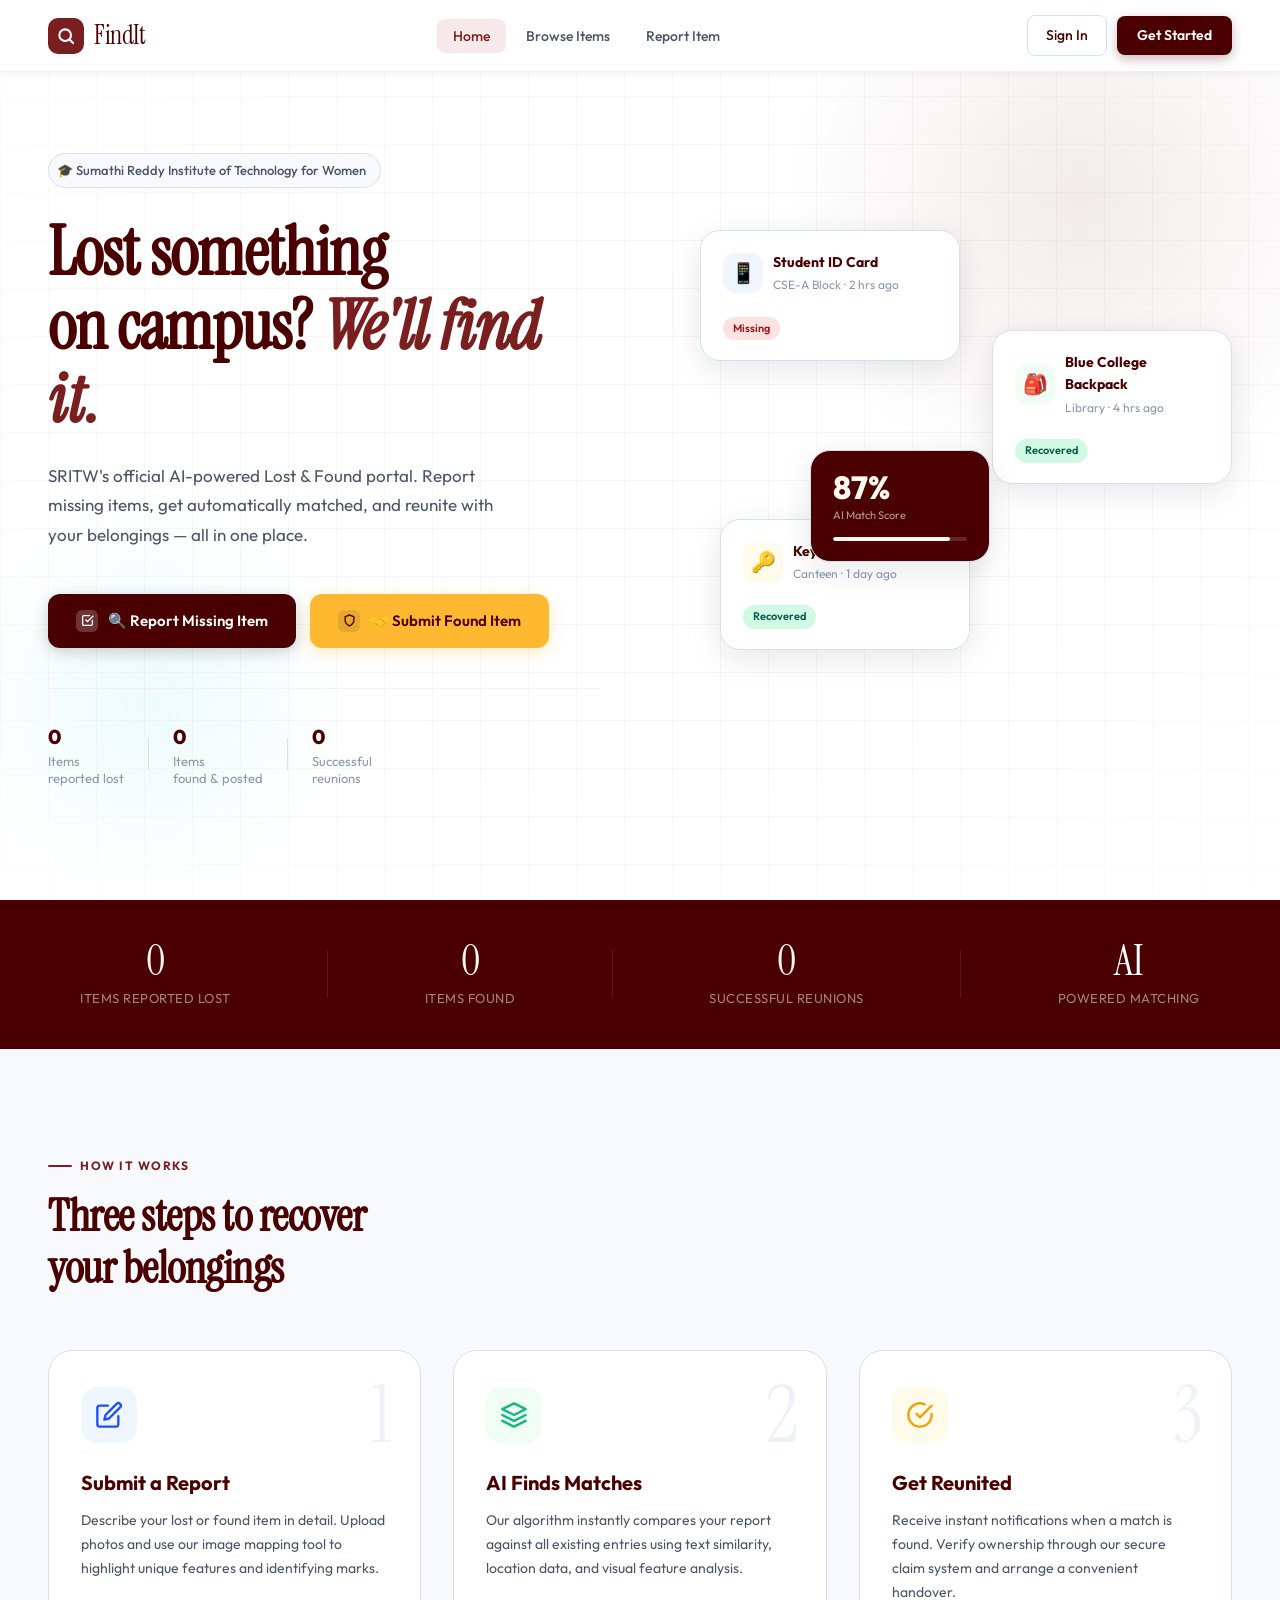
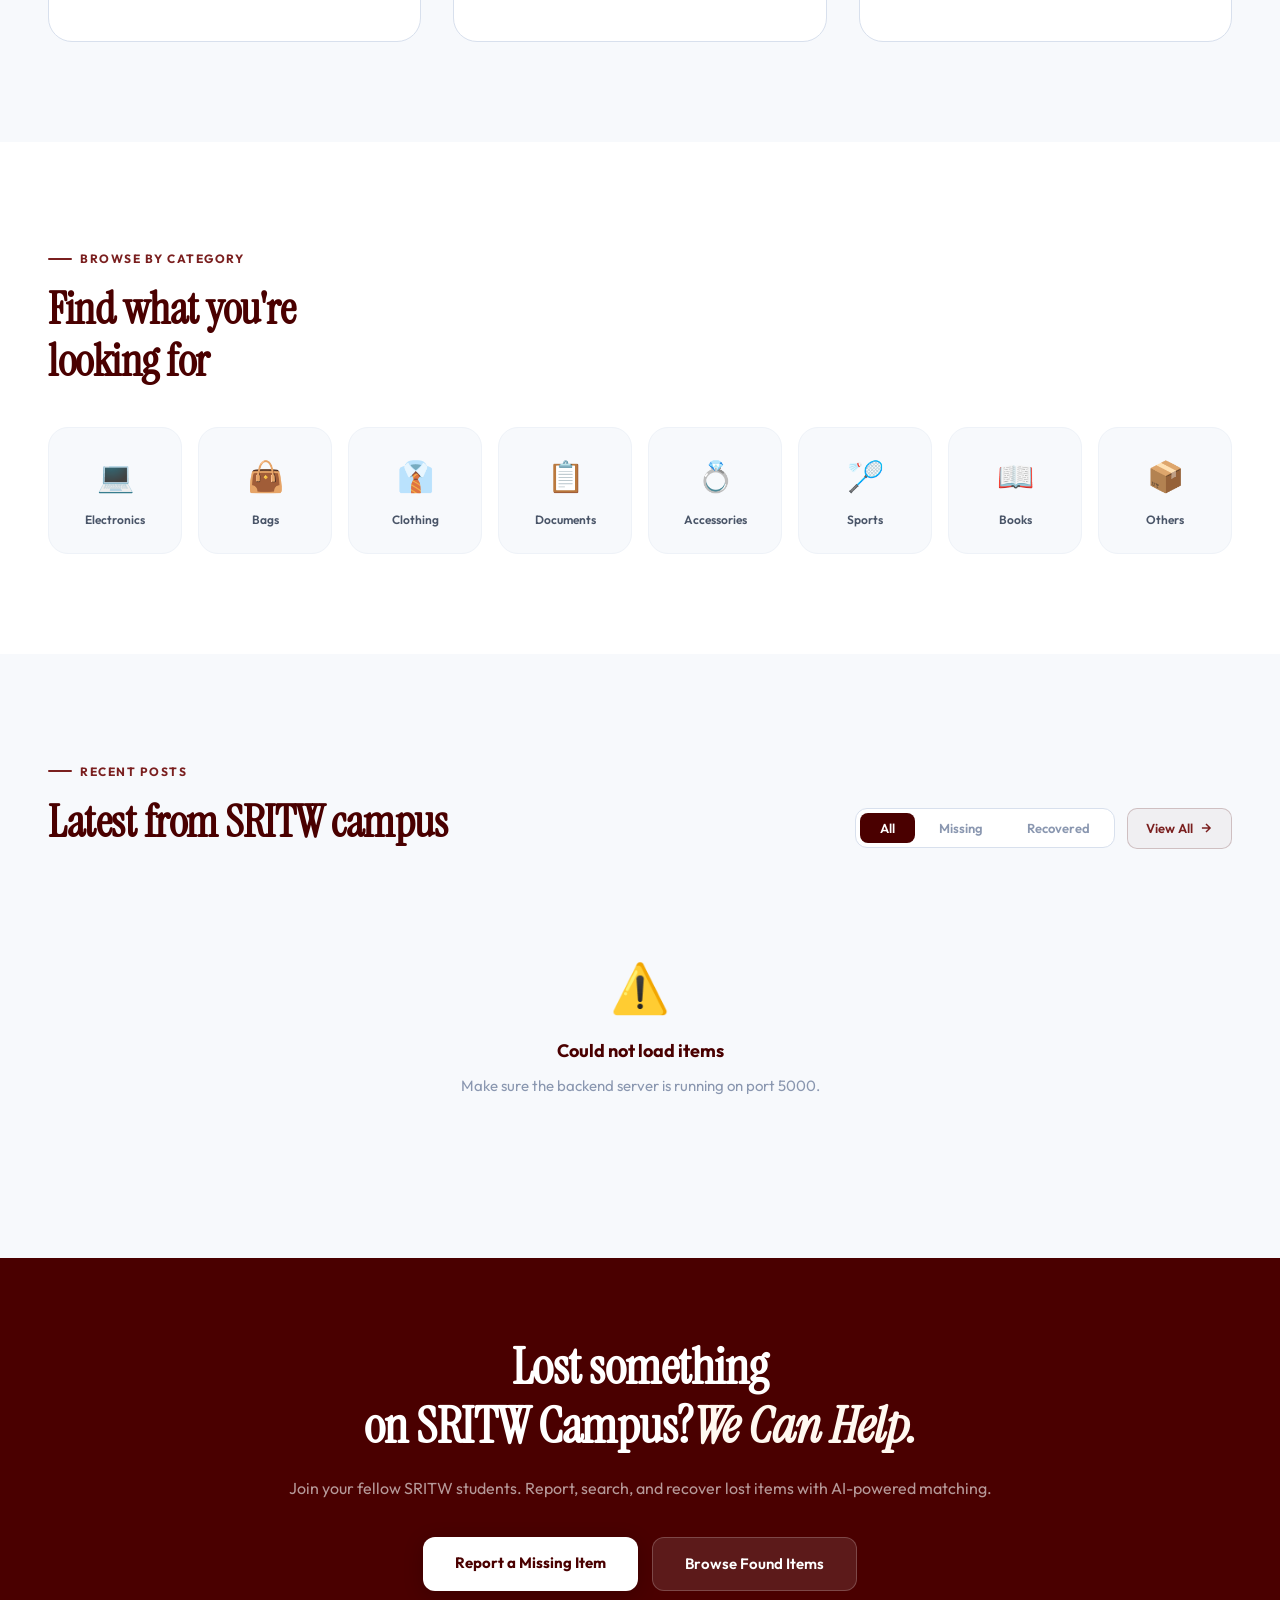
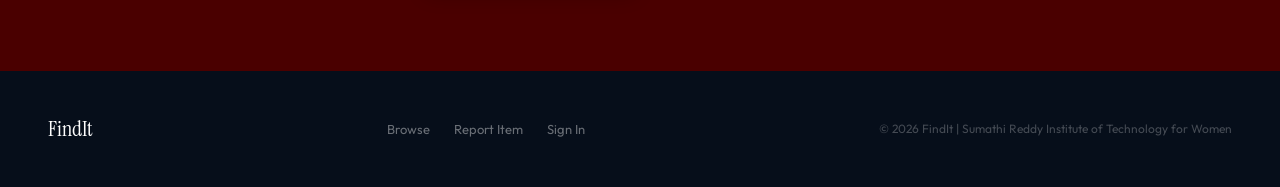
<file: frontend/index.html>
<!DOCTYPE html>
<html lang="en">
<head>
  <meta charset="UTF-8">
  <meta name="viewport" content="width=device-width, initial-scale=1.0">
  <title>FindIt — SRITW Campus Lost & Found Portal</title>
  <link rel="preconnect" href="https://fonts.googleapis.com">
  <link rel="preconnect" href="https://fonts.gstatic.com" crossorigin>
  <link href="https://fonts.googleapis.com/css2?family=Instrument+Serif:ital@0;1&family=Outfit:wght@300;400;500;600;700;800&display=swap" rel="stylesheet">
  <link rel="stylesheet" href="css/style.css">
  <style>
    :root {
      --navy:    #4A0000;
      --blue:    #7A1F1F;
      --sky:     #4C8EFF;
      --teal:    #FFF8F0;
      --amber:   #FFB830;
      --cream:   #FFF8F0;
      --white:   #FFFFFF;
      --gray-50: #F7F9FC;
      --gray-100:#EEF2F8;
      --gray-200:#D8E0ED;
      --gray-400:#8A97B0;
      --gray-600:#4A5568;
      --text:    #0A1628;
      --shadow-sm: 0 2px 8px rgba(10,22,40,0.06);
      --shadow-md: 0 8px 32px rgba(10,22,40,0.10);
      --shadow-lg: 0 20px 60px rgba(10,22,40,0.14);
    }

    * { box-sizing: border-box; margin: 0; padding: 0; }
    html { scroll-behavior: smooth; }
    body {
      font-family: 'Outfit', sans-serif;
      background: var(--white);
      color: var(--text);
      overflow-x: hidden;
      -webkit-font-smoothing: antialiased;
    }
    a { text-decoration: none; color: inherit; }

    /* ── NAVBAR ── */
    .navbar {
      position: fixed; top: 0; left: 0; right: 0; z-index: 100;
      display: flex; align-items: center; justify-content: space-between;
      padding: 0 48px; height: 72px;
      background: rgba(255,255,255,0.92);
      backdrop-filter: blur(20px);
      border-bottom: 1px solid rgba(10,22,40,0.06);
      animation: fadeDown 0.6s ease both;
    }
    @keyframes fadeDown { from { opacity:0; transform:translateY(-16px); } to { opacity:1; transform:translateY(0); } }

    .nav-logo {
      display: flex; align-items: center; gap: 10px;
      font-family: 'Instrument Serif', serif;
      font-size: 26px; color: var(--navy);
      letter-spacing: -0.5px;
    }
    .nav-logo-icon {
      width: 36px; height: 36px;
      background: var(--blue);
      border-radius: 10px;
      display: flex; align-items: center; justify-content: center;
    }
    .nav-logo-icon svg { width: 20px; height: 20px; fill: none; stroke: white; stroke-width: 2.5; stroke-linecap: round; }

    .nav-links {
      display: flex; align-items: center; gap: 4px; list-style: none;
    }
    .nav-links a {
      padding: 8px 16px; border-radius: 8px;
      font-size: 14px; font-weight: 500; color: var(--gray-600);
      transition: all 0.18s;
    }
    .nav-links a:hover { background: var(--gray-50); color: var(--navy); }
    .nav-links a.active { color: var(--blue); }

    .nav-cta { display: flex; align-items: center; gap: 10px; }
    .btn-nav-login {
      padding: 8px 18px; border-radius: 8px;
      font-size: 14px; font-weight: 500; color: var(--navy);
      border: 1.5px solid var(--gray-200);
      transition: all 0.18s; background: white;
    }
    .btn-nav-login:hover { border-color: var(--blue); color: var(--blue); }
    .btn-nav-primary {
      padding: 8px 20px; border-radius: 8px;
      font-size: 14px; font-weight: 600; color: white;
      background: var(--navy);
      border: none; transition: all 0.18s;
      box-shadow: 0 4px 12px rgba(74,0,0,0.28);
    }
    .btn-nav-primary:hover { background: var(--navy); transform: translateY(-1px); box-shadow: 0 6px 20px rgba(74,0,0,0.36); }
    /* ── HERO ── */
    .hero {
      min-height: 100vh;
      display: flex; align-items: center;
      padding: 120px 48px 80px;
      position: relative;
      background: var(--white);
      overflow: hidden;
    }

    /* Subtle grid background */
    .hero::before {
      content: '';
      position: absolute; inset: 0;
      background-image:
        linear-gradient(rgba(74,0,0,0.04) 1px, transparent 1px),
        linear-gradient(90deg, rgba(74,0,0,0.04) 1px, transparent 1px);
      background-size: 48px 48px;
      mask-image: radial-gradient(ellipse 80% 80% at 50% 50%, black 40%, transparent 100%);
    }

    /* Glow blobs */
    .hero-blob-1 {
      position: absolute; width: 600px; height: 600px;
      background: radial-gradient(circle, rgba(74,0,0,0.08) 0%, transparent 70%);
      top: -100px; right: -100px; border-radius: 50%;
      animation: blobFloat 8s ease-in-out infinite;
    }
    .hero-blob-2 {
      position: absolute; width: 400px; height: 400px;
      background: radial-gradient(circle, rgba(0,198,179,0.07) 0%, transparent 70%);
      bottom: 0; left: -50px; border-radius: 50%;
      animation: blobFloat 10s ease-in-out infinite reverse;
    }
    @keyframes blobFloat { 0%,100% { transform: translate(0,0); } 50% { transform: translate(20px,-20px); } }

    .hero-inner {
      max-width: 1200px; margin: 0 auto; width: 100%;
      display: grid; grid-template-columns: 1fr 1fr;
      gap: 80px; align-items: center;
      position: relative; z-index: 1;
    }

    .hero-left { animation: fadeUp 0.8s ease 0.2s both; }
    @keyframes fadeUp { from { opacity:0; transform:translateY(24px); } to { opacity:1; transform:translateY(0); } }

    .hero-tag {
      display: inline-flex; align-items: center; gap: 8px;
      padding: 6px 14px 6px 8px;
      background: var(--gray-50);
      border: 1px solid var(--gray-200);
      border-radius: 100px;
      font-size: 13px; font-weight: 500; color: var(--gray-600);
      margin-bottom: 28px;
    }
    .hero-tag-dot {
      width: 20px; height: 20px; border-radius: 50%;
      background: var(--blue);
      display: flex; align-items: center; justify-content: center;
    }
    .hero-tag-dot svg { width: 11px; height: 11px; fill: none; stroke: white; stroke-width: 2.5; stroke-linecap: round; }

    .hero-title {
      font-family: 'Instrument Serif', serif;
      font-size: clamp(44px, 5.5vw, 68px);
      line-height: 1.08;
      color: var(--navy);
      margin-bottom: 24px;
      letter-spacing: -1px;
    }
    .hero-title em {
      font-style: italic;
      color: var(--blue);
      position: relative;
    }
    .hero-title em::after {
      content: '';
      position: absolute; bottom: 4px; left: 0; right: 0; height: 3px;
      background: linear-gradient(90deg, var(--blue), var(--teal));
      border-radius: 2px;
      opacity: 0.4;
    }

    .hero-sub {
      font-size: 17px; font-weight: 400; color: var(--gray-600);
      line-height: 1.75; margin-bottom: 44px; max-width: 460px;
    }

    .hero-actions { display: flex; gap: 14px; flex-wrap: wrap; }

    .btn-report-lost {
      display: inline-flex; align-items: center; gap: 10px;
      padding: 15px 28px; border-radius: 12px;
      font-size: 15px; font-weight: 600; color: white;
      background: var(--navy);
      border: none; cursor: pointer; transition: all 0.2s;
      box-shadow: 0 4px 16px rgba(10,22,40,0.2);
    }
    .btn-report-lost:hover { background: #142040; transform: translateY(-2px); box-shadow: 0 8px 28px rgba(10,22,40,0.28); }

    .btn-report-found {
      display: inline-flex; align-items: center; gap: 10px;
      padding: 15px 28px; border-radius: 12px;
      font-size: 15px; font-weight: 600; color: var(--navy);
      background: var(--amber);
      border: none; cursor: pointer; transition: all 0.2s;
      box-shadow: 0 4px 16px rgba(255,184,48,0.3);
    }
    .btn-report-found:hover { background: #F0A800; transform: translateY(-2px); box-shadow: 0 8px 28px rgba(255,184,48,0.4); }

    .btn-icon {
      width: 22px; height: 22px; border-radius: 6px;
      background: rgba(255,255,255,0.2);
      display: flex; align-items: center; justify-content: center; flex-shrink: 0;
    }
    .btn-icon svg { width: 13px; height: 13px; fill: none; stroke: currentColor; stroke-width: 2.5; stroke-linecap: round; }

    /* Hero trust bar */
    .hero-trust {
      display: flex; align-items: center; gap: 24px;
      margin-top: 40px; padding-top: 32px;
      border-top: 1px solid var(--gray-100);
    }
    .trust-item { display: flex; align-items: center; gap: 8px; }
    .trust-num { font-size: 20px; font-weight: 800; color: var(--navy); }
    .trust-label { font-size: 13px; color: var(--gray-400); line-height: 1.3; }
    .trust-divider { width: 1px; height: 32px; background: var(--gray-200); }

    /* ── HERO RIGHT — Floating Cards ── */
    .hero-right {
      position: relative; height: 480px;
      animation: fadeUp 0.8s ease 0.4s both;
    }

    .card-stack {
      position: absolute; inset: 0;
    }

    .fcard {
      position: absolute;
      background: white;
      border-radius: 20px;
      border: 1px solid var(--gray-200);
      box-shadow: var(--shadow-md);
      padding: 20px 22px;
      transition: transform 0.3s;
    }
    .fcard:hover { transform: translateY(-4px) !important; }

    .fcard-1 {
      top: 0; left: 20px; width: 260px;
      animation: float1 4s ease-in-out infinite;
    }
    .fcard-2 {
      top: 100px; right: 0; width: 240px;
      animation: float2 5s ease-in-out infinite;
    }
    .fcard-3 {
      bottom: 60px; left: 40px; width: 250px;
      animation: float3 4.5s ease-in-out infinite;
    }
    .fcard-match {
      top: 220px; left: 130px; width: 180px;
      background: var(--navy); color: white;
      animation: float2 3.5s ease-in-out infinite reverse;
    }

    @keyframes float1 { 0%,100%{transform:translateY(0)} 50%{transform:translateY(-10px)} }
    @keyframes float2 { 0%,100%{transform:translateY(0)} 50%{transform:translateY(-14px)} }
    @keyframes float3 { 0%,100%{transform:translateY(0)} 50%{transform:translateY(-8px)} }

    .fcard-header { display: flex; align-items: center; gap: 10px; margin-bottom: 12px; }
    .fcard-icon {
      width: 40px; height: 40px; border-radius: 12px;
      display: flex; align-items: center; justify-content: center;
      font-size: 20px; flex-shrink: 0;
    }
    .fcard-title { font-size: 14px; font-weight: 700; color: var(--navy); }
    .fcard-sub { font-size: 12px; color: var(--gray-400); margin-top: 2px; }
    .fcard-badge {
      display: inline-flex; padding: 3px 10px; border-radius: 100px;
      font-size: 11px; font-weight: 600; margin-top: 10px;
    }
    .badge-lost  { background: #FEE2E2; color: #991B1B; }
    .badge-found { background: #D1FAE5; color: #065F46; }

    .match-score {
      font-size: 32px; font-weight: 800; color: var(--teal);
      line-height: 1;
    }
    .match-label { font-size: 11px; color: rgba(255,255,255,0.6); margin-top: 4px; }
    .match-bar {
      height: 4px; background: rgba(255,255,255,0.15);
      border-radius: 2px; margin-top: 12px; overflow: hidden;
    }
    .match-fill {
      height: 100%; background: var(--teal); border-radius: 2px;
      width: 87%; animation: fillBar 2s ease 1s both;
    }
    @keyframes fillBar { from{width:0} to{width:87%} }

    /* ── STATS BAR ── */
    .stats-section {
      background: var(--navy);
      padding: 40px 48px;
    }
    .stats-inner {
      max-width: 1200px; margin: 0 auto;
      display: flex; align-items: center; justify-content: space-around;
      flex-wrap: wrap; gap: 32px;
    }
    .stat-item { text-align: center; }
    .stat-val {
      font-family: 'Instrument Serif', serif;
      font-size: 42px; color: white; line-height: 1;
    }
    .stat-val span { color: var(--teal); }
    .stat-lab { font-size: 13px; color: rgba(255,255,255,0.5); margin-top: 6px; letter-spacing: 0.5px; text-transform: uppercase; }
    .stat-div { width: 1px; height: 48px; background: rgba(255,255,255,0.1); }

    /* ── HOW IT WORKS ── */
    .hiw-section {
      padding: 100px 48px;
      background: var(--gray-50);
    }
    .section-label {
      display: inline-flex; align-items: center; gap: 8px;
      font-size: 12px; font-weight: 700; color: var(--blue);
      text-transform: uppercase; letter-spacing: 1.5px;
      margin-bottom: 16px;
    }
    .section-label::before {
      content: ''; width: 24px; height: 2px;
      background: var(--blue); border-radius: 1px;
    }
    .section-title {
      font-family: 'Instrument Serif', serif;
      font-size: clamp(32px, 3.5vw, 48px);
      color: var(--navy); line-height: 1.15;
      letter-spacing: -0.5px; margin-bottom: 56px;
    }
    .hiw-grid {
      max-width: 1200px; margin: 0 auto;
      display: grid; grid-template-columns: repeat(3, 1fr); gap: 32px;
    }
    .hiw-card {
      background: white; border-radius: 24px;
      padding: 36px 32px;
      border: 1px solid var(--gray-200);
      position: relative; overflow: hidden;
      transition: all 0.25s;
    }
    .hiw-card:hover { transform: translateY(-4px); box-shadow: var(--shadow-md); border-color: var(--blue); }
    .hiw-card::before {
      content: attr(data-num);
      position: absolute; top: 24px; right: 28px;
      font-family: 'Instrument Serif', serif;
      font-size: 80px; color: var(--gray-100);
      line-height: 1; pointer-events: none;
    }
    .hiw-icon {
      width: 56px; height: 56px; border-radius: 16px;
      display: flex; align-items: center; justify-content: center;
      margin-bottom: 24px;
    }
    .hiw-icon svg { width: 28px; height: 28px; fill: none; stroke-width: 2; stroke-linecap: round; stroke-linejoin: round; }
    .hiw-card h3 { font-size: 20px; font-weight: 700; color: var(--navy); margin-bottom: 10px; }
    .hiw-card p  { font-size: 14px; color: var(--gray-600); line-height: 1.7; }

    /* ── CATEGORIES ── */
    .cat-section {
      padding: 100px 48px;
      background: white;
    }
    .cat-grid {
      max-width: 1200px; margin: 0 auto;
      display: grid; grid-template-columns: repeat(8, 1fr); gap: 16px;
    }
    .cat-card {
      background: var(--gray-50);
      border: 1.5px solid var(--gray-100);
      border-radius: 20px; padding: 24px 12px;
      text-align: center; cursor: pointer;
      transition: all 0.2s;
    }
    .cat-card:hover {
      background: white;
      border-color: var(--blue);
      transform: translateY(-4px);
      box-shadow: 0 8px 24px rgba(74,0,0,0.1);
    }
    .cat-emoji { font-size: 30px; margin-bottom: 10px; display: block; }
    .cat-name  { font-size: 12px; font-weight: 600; color: var(--gray-600); }

    /* ── RECENT ITEMS ── */
    .items-section {
      padding: 100px 48px;
      background: var(--gray-50);
    }
    .items-header {
      max-width: 1200px; margin: 0 auto 40px;
      display: flex; align-items: flex-end; justify-content: space-between;
      flex-wrap: wrap; gap: 20px;
    }
    .toggle-pills {
      display: flex; background: white;
      border: 1.5px solid var(--gray-200);
      border-radius: 12px; padding: 4px; gap: 4px;
    }
    .pill {
      padding: 7px 20px; border-radius: 8px;
      font-size: 13px; font-weight: 600;
      border: none; background: none; cursor: pointer;
      color: var(--gray-400); transition: all 0.18s;
    }
    .pill.active { background: var(--navy); color: white; }

    .btn-view-all {
      display: inline-flex; align-items: center; gap: 6px;
      padding: 9px 18px; border-radius: 10px;
      font-size: 13px; font-weight: 600; color: var(--blue);
      border: 1.5px solid rgba(74,0,0,0.2);
      background: rgba(74,0,0,0.04);
      transition: all 0.18s;
    }
    .btn-view-all:hover { background: rgba(74,0,0,0.08); }
    .btn-view-all svg { width: 14px; height: 14px; fill: none; stroke: currentColor; stroke-width: 2.5; }

    .items-grid {
      max-width: 1200px; margin: 0 auto;
      display: grid; grid-template-columns: repeat(4, 1fr); gap: 20px;
    }
    .item-card {
      background: white; border-radius: 20px;
      border: 1.5px solid var(--gray-200);
      overflow: hidden; cursor: pointer; transition: all 0.22s;
    }
    .item-card:hover { transform: translateY(-5px); box-shadow: var(--shadow-md); border-color: rgba(74,0,0,0.3); }
    .item-img {
      width: 100%; height: 180px; object-fit: cover;
      background: var(--gray-50); display: block;
    }
    .item-img-placeholder {
      width: 100%; height: 180px;
      background: linear-gradient(135deg, var(--gray-50), var(--gray-100));
      display: flex; align-items: center; justify-content: center;
      font-size: 48px;
    }
    .item-body { padding: 16px 18px 20px; }
    .item-badges { display: flex; gap: 6px; margin-bottom: 10px; }
    .item-badge {
      padding: 3px 10px; border-radius: 100px;
      font-size: 11px; font-weight: 700; text-transform: uppercase; letter-spacing: 0.3px;
    }
    .item-badge-lost   { background: #FEE2E2; color: #991B1B; }
    .item-badge-found  { background: #D1FAE5; color: #065F46; }
    .item-badge-open   { background: var(--amber); color: var(--navy); }
    .item-badge-resolved { background: var(--gray-100); color: var(--gray-600); }
    .item-title { font-size: 15px; font-weight: 700; color: var(--navy); margin-bottom: 8px; line-height: 1.4; }
    .item-meta  { display: flex; flex-direction: column; gap: 4px; }
    .item-meta-row { display: flex; align-items: center; gap: 6px; font-size: 12px; color: var(--gray-400); }
    .item-meta-row svg { width: 12px; height: 12px; fill: none; stroke: currentColor; stroke-width: 2; flex-shrink: 0; }

    /* skeleton */
    .skeleton { background: linear-gradient(90deg, var(--gray-100) 25%, var(--gray-200) 50%, var(--gray-100) 75%); background-size: 200%; animation: shimmer 1.3s infinite; border-radius: 8px; }
    @keyframes shimmer { to { background-position: -200% 0; } }

    /* ── CTA BANNER ── */
    .cta-section {
      padding: 80px 48px;
      background: var(--navy);
      position: relative; overflow: hidden;
    }
    .cta-section::before {
      content: '';
      position: absolute; inset: 0;
      background: radial-gradient(ellipse 60% 80% at 80% 50%, rgba(74,0,0,0.3), transparent);
    }
    .cta-inner {
      max-width: 800px; margin: 0 auto;
      text-align: center; position: relative; z-index: 1;
    }
    .cta-inner h2 {
      font-family: 'Instrument Serif', serif;
      font-size: clamp(32px, 4vw, 52px);
      color: white; line-height: 1.15; margin-bottom: 20px;
      letter-spacing: -0.5px;
    }
    .cta-inner h2 em { font-style: italic; color: var(--teal); }
    .cta-inner p { font-size: 16px; color: rgba(255,255,255,0.6); margin-bottom: 36px; }
    .cta-btns { display: flex; gap: 14px; justify-content: center; flex-wrap: wrap; }
    .btn-cta-primary {
      padding: 14px 32px; border-radius: 12px;
      font-size: 15px; font-weight: 700; color: var(--navy);
      background: white; border: none; cursor: pointer;
      transition: all 0.2s; box-shadow: 0 4px 20px rgba(0,0,0,0.2);
    }
    .btn-cta-primary:hover { transform: translateY(-2px); box-shadow: 0 8px 32px rgba(0,0,0,0.3); }
    .btn-cta-secondary {
      padding: 14px 32px; border-radius: 12px;
      font-size: 15px; font-weight: 600; color: white;
      background: rgba(255,255,255,0.1);
      border: 1.5px solid rgba(255,255,255,0.2); cursor: pointer;
      transition: all 0.2s;
    }
    .btn-cta-secondary:hover { background: rgba(255,255,255,0.16); }

    /* ── FOOTER ── */
    .footer {
      background: #060E1A; padding: 40px 48px;
      display: flex; align-items: center; justify-content: space-between;
      flex-wrap: wrap; gap: 20px;
    }
    .footer-logo {
      font-family: 'Instrument Serif', serif;
      font-size: 22px; color: white;
    }
    .footer-links { display: flex; gap: 24px; }
    .footer-links a { font-size: 13px; color: rgba(255,255,255,0.4); transition: color 0.18s; }
    .footer-links a:hover { color: rgba(255,255,255,0.8); }
    .footer-copy { font-size: 12px; color: rgba(255,255,255,0.25); }

    /* ── EMPTY STATE ── */
    .empty-state { text-align: center; padding: 60px 20px; grid-column: 1/-1; }
    .empty-state p { color: var(--gray-400); font-size: 15px; margin-top: 8px; }

    /* ── RESPONSIVE ── */
    @media (max-width: 1024px) {
      .hero-inner { grid-template-columns: 1fr; gap: 48px; }
      .hero-right { display: none; }
      .items-grid { grid-template-columns: repeat(3, 1fr); }
      .cat-grid   { grid-template-columns: repeat(4, 1fr); }
      .hiw-grid   { grid-template-columns: 1fr; }
    }
    @media (max-width: 768px) {
      .navbar { padding: 0 20px; }
      .nav-links { display: none; }
      .hero { padding: 100px 20px 60px; }
      .items-grid { grid-template-columns: repeat(2, 1fr); }
      .cat-grid   { grid-template-columns: repeat(4, 1fr); }
      .stats-inner { gap: 20px; }
      .stat-div { display: none; }
      .hiw-section, .cat-section, .items-section, .cta-section { padding: 64px 20px; }
      .footer { flex-direction: column; align-items: flex-start; padding: 32px 20px; }
    }
    @media (max-width: 480px) {
      .items-grid { grid-template-columns: 1fr; }
      .cat-grid   { grid-template-columns: repeat(4, 1fr); }
      .hero-actions { flex-direction: column; }
      .btn-report-lost, .btn-report-found { width: 100%; justify-content: center; }
    }
  </style>
</head>
<body>

<!-- NAVBAR -->
<nav class="navbar">
  <a href="index.html" class="nav-logo">
    <div class="nav-logo-icon">
      <svg viewBox="0 0 24 24"><circle cx="11" cy="11" r="7"/><path d="m16.5 16.5 4 4"/></svg>
    </div>
    FindIt
  </a>
  <ul class="nav-links">
    <li><a href="index.html" class="active">Home</a></li>
    <li><a href="pages/browse.html">Browse Items</a></li>
    <li><a href="pages/report.html">Report Item</a></li>
  </ul>
  <div class="nav-cta" id="nav-cta">
    <a href="pages/login.html" class="btn-nav-login">Sign In</a>
    <a href="pages/register.html" class="btn-nav-primary">Get Started</a>
  </div>
</nav>

<!-- HERO -->
<section class="hero">
  <div class="hero-blob-1"></div>
  <div class="hero-blob-2"></div>
  <div class="hero-inner">
    <div class="hero-left">
    <div class="hero-tag">
  🎓 Sumathi Reddy Institute of Technology for Women
</div>
      <h1 class="hero-title">
        Lost something <br>
        on campus? <em>We'll find it.</em>
      </h1>
      <p class="hero-sub">
        SRITW's official AI-powered Lost & Found portal. Report missing items,
  get automatically matched, and reunite with your belongings — all in one place.
      </p>
      <div class="hero-actions">
        <a href="pages/report.html?type=lost" class="btn-report-lost">
          <div class="btn-icon">
            <svg viewBox="0 0 24 24"><path d="M9 11l3 3L22 4"/><path d="M21 12v7a2 2 0 01-2 2H5a2 2 0 01-2-2V5a2 2 0 012-2h11"/></svg>
          </div>
          🔍 Report Missing Item
        </a>
        <a href="pages/report.html?type=found" class="btn-report-found">
          <div class="btn-icon" style="background:rgba(10,22,40,0.1);">
            <svg viewBox="0 0 24 24"><path d="M12 22s8-4 8-10V5l-8-3-8 3v7c0 6 8 10 8 10z"/></svg>
          </div>
          🤝 Submit Found Item
        </a>
      </div>
      <div class="hero-trust">
        <div class="trust-item">
          <div>
            <div class="trust-num" id="stat-lost">—</div>
            <div class="trust-label">Items<br>reported lost</div>
          </div>
        </div>
        <div class="trust-divider"></div>
        <div class="trust-item">
          <div>
            <div class="trust-num" id="stat-found">—</div>
            <div class="trust-label">Items<br>found & posted</div>
          </div>
        </div>
        <div class="trust-divider"></div>
        <div class="trust-item">
          <div>
            <div class="trust-num" id="stat-resolved">—</div>
            <div class="trust-label">Successful<br>reunions</div>
          </div>
        </div>
      </div>
    </div>

    <!-- Floating cards -->
    <div class="hero-right">
      <div class="card-stack">
        <div class="fcard fcard-1">
          <div class="fcard-header">
            <div class="fcard-icon" style="background:#EFF6FF;">📱</div>
            <div>
              <div class="fcard-title">Student ID Card</div>
              <div class="fcard-sub">CSE-A Block · 2 hrs ago</div>
            </div>
          </div>
          <span class="fcard-badge badge-lost">Missing</span>
        </div>

        <div class="fcard fcard-2">
          <div class="fcard-header">
            <div class="fcard-icon" style="background:#F0FDF4;">🎒</div>
            <div>
              <div class="fcard-title">Blue College Backpack</div>
              <div class="fcard-sub">Library · 4 hrs ago</div>
            </div>
          </div>
          <span class="fcard-badge badge-found">Recovered</span>
        </div>

        <div class="fcard fcard-3">
          <div class="fcard-header">
            <div class="fcard-icon" style="background:#FFFBEB;">🔑</div>
            <div>
              <div class="fcard-title">Key Bundle</div>
              <div class="fcard-sub">Canteen · 1 day ago</div>
            </div>
          </div>
          <span class="fcard-badge badge-found">Recovered</span>
        </div>

        <div class="fcard fcard-match">
          <div class="match-score">87%</div>
          <div class="match-label">AI Match Score</div>
          <div class="match-bar"><div class="match-fill"></div></div>
        </div>
      </div>
    </div>
  </div>
</section>

<!-- STATS BAR -->
<section class="stats-section">
  <div class="stats-inner">
    <div class="stat-item">
      <div class="stat-val"><span id="s-lost">0</span></div>
      <div class="stat-lab">Items Reported Lost</div>
    </div>
    <div class="stat-div"></div>
    <div class="stat-item">
      <div class="stat-val"><span id="s-found">0</span></div>
      <div class="stat-lab">Items Found</div>
    </div>
    <div class="stat-div"></div>
    <div class="stat-item">
      <div class="stat-val"><span id="s-resolved">0</span></div>
      <div class="stat-lab">Successful Reunions</div>
    </div>
    <div class="stat-div"></div>
    <div class="stat-item">
      <div class="stat-val">AI</div>
      <div class="stat-lab">Powered Matching</div>
    </div>
  </div>
</section>

<!-- HOW IT WORKS -->
<section class="hiw-section">
  <div style="max-width:1200px;margin:0 auto;">
    <div class="section-label">How It Works</div>
    <h2 class="section-title">Three steps to recover<br>your belongings</h2>
    <div class="hiw-grid">
      <div class="hiw-card" data-num="1">
        <div class="hiw-icon" style="background:#EFF6FF;">
          <svg stroke="#1B4FFF" viewBox="0 0 24 24"><path d="M11 4H4a2 2 0 00-2 2v14a2 2 0 002 2h14a2 2 0 002-2v-7"/><path d="M18.5 2.5a2.121 2.121 0 013 3L12 15l-4 1 1-4 9.5-9.5z"/></svg>
        </div>
        <h3>Submit a Report</h3>
        <p>Describe your lost or found item in detail. Upload photos and use our image mapping tool to highlight unique features and identifying marks.</p>
      </div>
      <div class="hiw-card" data-num="2">
        <div class="hiw-icon" style="background:#F0FDF4;">
          <svg stroke="#10B981" viewBox="0 0 24 24"><path d="M12 2L2 7l10 5 10-5-10-5z"/><path d="M2 17l10 5 10-5"/><path d="M2 12l10 5 10-5"/></svg>
        </div>
        <h3>AI Finds Matches</h3>
        <p>Our algorithm instantly compares your report against all existing entries using text similarity, location data, and visual feature analysis.</p>
      </div>
      <div class="hiw-card" data-num="3">
        <div class="hiw-icon" style="background:#FFFBEB;">
          <svg stroke="#F59E0B" viewBox="0 0 24 24"><path d="M22 11.08V12a10 10 0 11-5.93-9.14"/><polyline points="22 4 12 14.01 9 11.01"/></svg>
        </div>
        <h3>Get Reunited</h3>
        <p>Receive instant notifications when a match is found. Verify ownership through our secure claim system and arrange a convenient handover.</p>
      </div>
    </div>
  </div>
</section>

<!-- CATEGORIES -->
<section class="cat-section">
  <div style="max-width:1200px;margin:0 auto;">
    <div class="section-label">Browse by Category</div>
    <h2 class="section-title" style="margin-bottom:40px;">Find what you're<br>looking for</h2>
    <div class="cat-grid">
      <div class="cat-card" onclick="browseCategory('Electronics')">
        <span class="cat-emoji">💻</span>
        <div class="cat-name">Electronics</div>
      </div>
      <div class="cat-card" onclick="browseCategory('Bags')">
        <span class="cat-emoji">👜</span>
        <div class="cat-name">Bags</div>
      </div>
      <div class="cat-card" onclick="browseCategory('Clothing')">
        <span class="cat-emoji">👔</span>
        <div class="cat-name">Clothing</div>
      </div>
      <div class="cat-card" onclick="browseCategory('Documents')">
        <span class="cat-emoji">📋</span>
        <div class="cat-name">Documents</div>
      </div>
      <div class="cat-card" onclick="browseCategory('Accessories')">
        <span class="cat-emoji">💍</span>
        <div class="cat-name">Accessories</div>
      </div>
      <div class="cat-card" onclick="browseCategory('Sports')">
        <span class="cat-emoji">🏸</span>
        <div class="cat-name">Sports</div>
      </div>
      <div class="cat-card" onclick="browseCategory('Books')">
        <span class="cat-emoji">📖</span>
        <div class="cat-name">Books</div>
      </div>
      <div class="cat-card" onclick="browseCategory('Others')">
        <span class="cat-emoji">📦</span>
        <div class="cat-name">Others</div>
      </div>
    </div>
  </div>
</section>

<!-- RECENT ITEMS -->
<section class="items-section">
  <div class="items-header">
    <div>
      <div class="section-label">Recent Posts</div>
      <h2 class="section-title" style="margin-bottom:0;">Latest from SRITW campus</h2>
    </div>
    <div style="display:flex;align-items:center;gap:12px;flex-wrap:wrap;">
      <div class="toggle-pills">
        <button class="pill active" onclick="filterItems('all',this)">All</button>
        <button class="pill" onclick="filterItems('lost',this)">Missing</button>
        <button class="pill" onclick="filterItems('found',this)">Recovered</button>
      </div>
      <a href="pages/browse.html" class="btn-view-all">
        View All
        <svg viewBox="0 0 24 24"><path d="M5 12h14M12 5l7 7-7 7"/></svg>
      </a>
    </div>
  </div>
  <div class="items-grid" id="items-grid">
    <div class="item-card">
  <div class="skeleton" style="height:180px;border-radius:0;"></div>
  <div style="padding:16px 18px 20px;">
    <div class="skeleton" style="height:14px;width:80px;margin-bottom:12px;"></div>
    <div class="skeleton" style="height:18px;margin-bottom:8px;"></div>
    <div class="skeleton" style="height:12px;width:60%;"></div>
  </div>
</div>
<div class="item-card">
  <div class="skeleton" style="height:180px;border-radius:0;"></div>
  <div style="padding:16px 18px 20px;">
    <div class="skeleton" style="height:14px;width:80px;margin-bottom:12px;"></div>
    <div class="skeleton" style="height:18px;margin-bottom:8px;"></div>
    <div class="skeleton" style="height:12px;width:60%;"></div>
  </div>
</div>
<div class="item-card">
  <div class="skeleton" style="height:180px;border-radius:0;"></div>
  <div style="padding:16px 18px 20px;">
    <div class="skeleton" style="height:14px;width:80px;margin-bottom:12px;"></div>
    <div class="skeleton" style="height:18px;margin-bottom:8px;"></div>
    <div class="skeleton" style="height:12px;width:60%;"></div>
  </div>
</div>
<div class="item-card">
  <div class="skeleton" style="height:180px;border-radius:0;"></div>
  <div style="padding:16px 18px 20px;">
    <div class="skeleton" style="height:14px;width:80px;margin-bottom:12px;"></div>
    <div class="skeleton" style="height:18px;margin-bottom:8px;"></div>
    <div class="skeleton" style="height:12px;width:60%;"></div>
  </div>
</div>
  </div>
</section>

<!-- CTA BANNER -->
<section class="cta-section">
  <div class="cta-inner">
    <h2>Lost something<br>on SRITW Campus?<em>We Can Help.</em></h2>
    <p>Join your fellow SRITW students. Report, search, and recover lost items with AI-powered matching. </p>
    <div class="cta-btns">
      <a href="pages/report.html?type=lost" class="btn-cta-primary">Report a Missing Item</a>
      <a href="pages/browse.html" class="btn-cta-secondary">Browse Found Items</a>
    </div>
  </div>
</section>

<!-- FOOTER -->
<footer class="footer">
  <div class="footer-logo">FindIt</div>
  <div class="footer-links">
    <a href="pages/browse.html">Browse</a>
    <a href="pages/report.html">Report Item</a>
    <a href="pages/login.html">Sign In</a>
  </div>
  <div class="footer-copy">© 2026 FindIt | Sumathi Reddy Institute of Technology for Women</div>
</footer>

<script src="js/api.js"></script>
<script>
  let currentFilter = 'all';

  async function loadStats() {
    try {
      const data = await Items.stats();
      document.getElementById('stat-lost').textContent     = data.totalLost  || 0;
      document.getElementById('stat-found').textContent    = data.totalFound || 0;
      document.getElementById('stat-resolved').textContent = data.resolved   || 0;
      document.getElementById('s-lost').textContent        = data.totalLost  || 0;
      document.getElementById('s-found').textContent       = data.totalFound || 0;
      document.getElementById('s-resolved').textContent    = data.resolved   || 0;
    } catch(e) {
      ['stat-lost','stat-found','stat-resolved','s-lost','s-found','s-resolved']
        .forEach(id => document.getElementById(id).textContent = '0');
    }
  }

  function getCatIcon(c) {
    return {Electronics:'💻',Bags:'👜',Clothing:'👔',Documents:'📋',Accessories:'💍',Sports:'🏸',Books:'📖',Others:'📦'}[c]||'📦';
  }

  function formatDate(iso) {
    if (!iso) return '';
    const d = new Date(iso), now = new Date();
    const diff = Math.floor((now - d) / 1000);
    if (diff < 3600)   return `${Math.floor(diff/60)}m ago`;
    if (diff < 86400)  return `${Math.floor(diff/3600)}h ago`;
    if (diff < 604800) return `${Math.floor(diff/86400)}d ago`;
    return d.toLocaleDateString();
  }

  async function loadItems(type='all') {
    const grid = document.getElementById('items-grid');
    grid.innerHTML = [...Array(8)].fill(0).map(()=>`
      <div class="item-card">
        <div class="skeleton" style="height:180px;border-radius:0;"></div>
        <div style="padding:16px 18px 20px;">
          <div class="skeleton" style="height:14px;width:80px;margin-bottom:12px;"></div>
          <div class="skeleton" style="height:18px;margin-bottom:8px;"></div>
          <div class="skeleton" style="height:12px;width:60%;"></div>
        </div>
      </div>
    `).join('');

    try {
      const params = { limit: 8 };
      if (type !== 'all') params.type = type;
      const data = await Items.getAll(params);
      const items = data.items || [];

      if (!items.length) {
        grid.innerHTML = `<div class="empty-state">
          <div style="font-size:48px;margin-bottom:12px;">📭</div>
          <h3 style="font-size:18px;font-weight:700;color:var(--navy);">No items yet</h3>
          <p>Be the first to post a lost or found item!</p>
          <a href="pages/report.html" style="display:inline-block;margin-top:16px;padding:10px 24px;background:var(--blue);color:white;border-radius:10px;font-weight:600;font-size:14px;">Report an Item</a>
        </div>`;
        return;
      }

      grid.innerHTML = items.map(item => `
        <div class="item-card" onclick="window.location='pages/item.html?id=${item._id}'">
          ${item.imageUrl
            ? `<img class="item-img" src="${item.imageUrl}" alt="${item.title}" loading="lazy">`
            : `<div class="item-img-placeholder">${getCatIcon(item.category)}</div>`
          }
          <div class="item-body">
            <div class="item-badges">
              <span class="item-badge item-badge-${item.type}">${item.type==='lost'?'Missing':'Recovered'}</span>
              <span class="item-badge ${item.status==='resolved'?'item-badge-resolved':'item-badge-open'}">${item.status==='resolved'?'Closed':'Active'}</span>
            </div>
            <div class="item-title">${item.title}</div>
            <div class="item-meta">
              <div class="item-meta-row">
                <svg viewBox="0 0 24 24"><path d="M21 10c0 7-9 13-9 13s-9-6-9-13a9 9 0 0118 0z"/><circle cx="12" cy="10" r="3"/></svg>
                ${item.location}
              </div>
              <div class="item-meta-row">
                <svg viewBox="0 0 24 24"><circle cx="12" cy="12" r="10"/><polyline points="12 6 12 12 16 14"/></svg>
                ${formatDate(item.createdAt)}
                ${item.hotspots&&item.hotspots.length?`<span style="color:var(--amber);font-weight:600;">· ${item.hotspots.length} pins</span>`:''}
              </div>
            </div>
          </div>
        </div>
      `).join('');
    } catch(e) {
      grid.innerHTML = `<div class="empty-state">
        <div style="font-size:48px;margin-bottom:12px;">⚠️</div>
        <h3 style="font-size:18px;font-weight:700;color:var(--navy);">Could not load items</h3>
        <p>Make sure the backend server is running on port 5000.</p>
      </div>`;
    }
  }

  function filterItems(type, btn) {
    currentFilter = type;
    document.querySelectorAll('.pill').forEach(b => b.classList.remove('active'));
    btn.classList.add('active');
    loadItems(type);
  }

  function browseCategory(cat) {
    window.location.href = `pages/browse.html?category=${encodeURIComponent(cat)}`;
  }

  // Update navbar for logged in users
  const user = getCurrentUser();
  if (user) {
    document.getElementById('nav-cta').innerHTML = `
      <a href="pages/dashboard.html" class="btn-nav-login">Dashboard</a>
      <a href="pages/report.html" class="btn-nav-primary">+ Report Item</a>
    `;
  }

  loadStats();
  loadItems();
</script>
<script>
  // Show admin button in navbar if logged in as admin
  const __navUser = JSON.parse(localStorage.getItem('user') || 'null');
  if (__navUser && __navUser.role === 'admin') {
    const navCta = document.getElementById('nav-cta');
    navCta.innerHTML = `
      <a href="pages/admin.html" class="btn-nav-primary">⚙️ Admin Panel</a>
      <a href="#" onclick="localStorage.removeItem('token');localStorage.removeItem('user');location.reload();" class="btn-nav-login">Logout</a>
    `;
  }
</script>
</body>
</html>
</file>
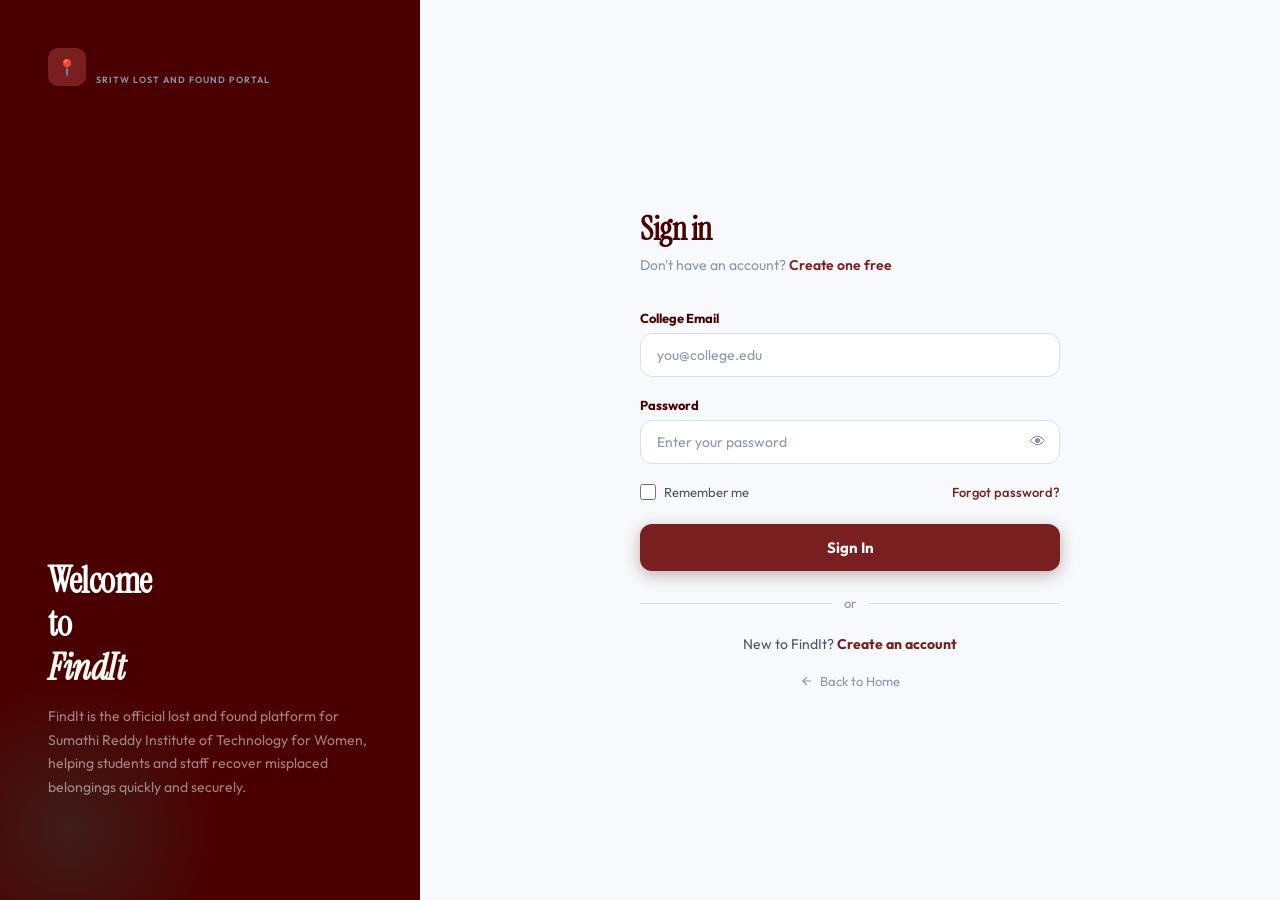
<file: frontend/pages/admin.html>
<!DOCTYPE html>
<html lang="en">
<head>
  <meta charset="UTF-8">
  <meta name="viewport" content="width=device-width, initial-scale=1.0">
  <title>Admin Panel — FindIt SRITW</title>
  <link rel="preconnect" href="https://fonts.googleapis.com">
  <link rel="preconnect" href="https://fonts.gstatic.com" crossorigin>
  <link href="https://fonts.googleapis.com/css2?family=Instrument+Serif:ital@0;1&family=Outfit:wght@300;400;500;600;700;800&display=swap" rel="stylesheet">
  <style>
    :root {
      --navy:#4A0000; --blue:#7A1F1F; --amber:#FFB830; --teal:#FFF8F0;
      --white:#FFFFFF; --gray-50:#F7F9FC; --gray-100:#EEF2F8;
      --gray-200:#D8E0ED; --gray-400:#8A97B0; --gray-600:#4A5568;
      --success:#10B981; --danger:#EF4444;
      --shadow-sm:0 2px 8px rgba(10,22,40,0.06);
      --shadow-md:0 8px 32px rgba(10,22,40,0.10);
    }
    *,*::before,*::after{box-sizing:border-box;margin:0;padding:0;}
    body{font-family:'Outfit',sans-serif;background:var(--gray-50);color:var(--navy);-webkit-font-smoothing:antialiased;}
    a{text-decoration:none;color:inherit;}
    button{font-family:inherit;cursor:pointer;}

    /* NAVBAR */
    .navbar{position:sticky;top:0;z-index:100;display:flex;align-items:center;justify-content:space-between;padding:0 32px;height:68px;background:rgba(255,255,255,0.95);backdrop-filter:blur(20px);border-bottom:1px solid rgba(10,22,40,0.06);}
    .nav-logo{display:flex;align-items:center;gap:10px;font-family:'Instrument Serif',serif;font-size:22px;color:var(--navy);}
    .nav-logo-icon{width:32px;height:32px;background:var(--blue);border-radius:8px;display:flex;align-items:center;justify-content:center;}
    .nav-logo-icon svg{width:17px;height:17px;fill:none;stroke:white;stroke-width:2.5;stroke-linecap:round;}
    .nav-logo-badge{font-size:11px;font-weight:700;background:var(--amber);color:var(--navy);padding:2px 8px;border-radius:20px;font-family:'Outfit',sans-serif;}
    .nav-links{display:flex;align-items:center;gap:4px;list-style:none;}
    .nav-links a{padding:8px 16px;border-radius:8px;font-size:14px;font-weight:500;color:var(--gray-600);transition:all 0.18s;}
    .nav-links a:hover{background:var(--gray-50);color:var(--navy);}
    .nav-right{display:flex;align-items:center;gap:10px;}
    .user-av-nav{width:36px;height:36px;border-radius:10px;background:var(--amber);display:flex;align-items:center;justify-content:center;color:var(--navy);font-weight:800;font-size:14px;}
    .nav-user-name{font-size:14px;font-weight:600;color:var(--navy);}
    .btn-logout{padding:8px 18px;border-radius:8px;font-size:14px;font-weight:600;color:var(--navy);border:1.5px solid var(--gray-200);background:white;transition:all 0.18s;}
    .btn-logout:hover{border-color:var(--blue);color:var(--blue);}

    /* LAYOUT */
    .admin-layout{display:grid;grid-template-columns:240px 1fr;min-height:calc(100vh - 68px);}

    /* SIDEBAR */
    .sidebar{background:white;border-right:1px solid var(--gray-200);padding:24px 16px;display:flex;flex-direction:column;position:sticky;top:68px;height:calc(100vh - 68px);overflow-y:auto;}
    .sidebar-label{font-size:11px;font-weight:700;text-transform:uppercase;letter-spacing:1.2px;color:var(--gray-400);padding:0 14px;margin:20px 0 8px;}
    .sidebar-label:first-child{margin-top:0;}
    .sidebar-nav{list-style:none;}
    .sidebar-nav li a{display:flex;align-items:center;gap:10px;padding:10px 14px;border-radius:10px;font-size:14px;font-weight:500;color:var(--gray-600);transition:all 0.18s;margin-bottom:2px;}
    .sidebar-nav li a:hover{background:var(--gray-50);color:var(--navy);}
    .sidebar-nav li a.active{background:#FFF0F0;color:var(--blue);font-weight:600;}
    .sidebar-nav li a .icon{font-size:16px;width:20px;text-align:center;}

    /* MAIN */
    .admin-main{padding:32px;background:var(--gray-50);overflow-x:hidden;}

    /* PAGE HEADER */
    .page-header{display:flex;align-items:flex-start;justify-content:space-between;margin-bottom:28px;gap:16px;flex-wrap:wrap;}
    .page-header h1{font-family:'Instrument Serif',serif;font-size:32px;color:var(--navy);margin-bottom:4px;letter-spacing:-0.5px;}
    .page-header p{font-size:14px;color:var(--gray-400);}

    /* TABS */
    .tab-section{display:none;}
    .tab-section.active{display:block;}

    /* STATS */
    .stats-grid{display:grid;grid-template-columns:repeat(4,1fr);gap:20px;margin-bottom:28px;}
    .stat-card{background:white;border-radius:20px;border:1px solid var(--gray-200);padding:24px;box-shadow:var(--shadow-sm);transition:transform 0.2s,box-shadow 0.2s;}
    .stat-card:hover{transform:translateY(-3px);box-shadow:var(--shadow-md);}
    .stat-icon{width:48px;height:48px;border-radius:14px;display:flex;align-items:center;justify-content:center;font-size:22px;margin-bottom:16px;}
    .stat-value{font-size:36px;font-weight:800;color:var(--navy);line-height:1;}
    .stat-label{font-size:13px;color:var(--gray-400);margin-top:6px;}

    /* TABLE */
    .table-card{background:white;border-radius:20px;border:1px solid var(--gray-200);box-shadow:var(--shadow-sm);overflow:hidden;margin-bottom:24px;}
    .table-header{padding:20px 24px;border-bottom:1px solid var(--gray-100);display:flex;align-items:center;justify-content:space-between;gap:16px;flex-wrap:wrap;}
    .table-title{font-size:16px;font-weight:700;color:var(--navy);}
    .table-actions{display:flex;align-items:center;gap:10px;flex-wrap:wrap;}
    .table-wrap{overflow-x:auto;}
    table{width:100%;border-collapse:collapse;}
    thead th{padding:12px 20px;text-align:left;font-size:11px;font-weight:700;text-transform:uppercase;letter-spacing:0.8px;color:var(--gray-400);background:var(--gray-50);border-bottom:1px solid var(--gray-100);}
    tbody tr{border-bottom:1px solid var(--gray-100);transition:background 0.15s;}
    tbody tr:last-child{border-bottom:none;}
    tbody tr:hover{background:var(--gray-50);}
    tbody td{padding:14px 20px;font-size:14px;color:var(--navy);vertical-align:middle;}
    .td-sub{font-size:12px;color:var(--gray-400);margin-top:2px;}

    /* SEARCH */
    .search-wrap{position:relative;}
    .search-wrap .si{position:absolute;left:12px;top:50%;transform:translateY(-50%);font-size:14px;color:var(--gray-400);pointer-events:none;}
    .table-search{padding:8px 14px 8px 34px;border:1.5px solid var(--gray-200);border-radius:10px;font-family:'Outfit',sans-serif;font-size:13px;outline:none;background:var(--gray-50);width:220px;transition:all 0.18s;color:var(--navy);}
    .table-search:focus{border-color:var(--blue);background:white;}
    .type-select{padding:8px 12px;border:1.5px solid var(--gray-200);border-radius:10px;font-family:'Outfit',sans-serif;font-size:13px;background:var(--gray-50);color:var(--navy);outline:none;transition:all 0.18s;cursor:pointer;}
    .type-select:focus{border-color:var(--blue);}

    /* USER CELL */
    .user-cell{display:flex;align-items:center;gap:12px;}
    .user-av{width:36px;height:36px;border-radius:10px;background:var(--blue);display:flex;align-items:center;justify-content:center;font-size:13px;font-weight:700;color:white;flex-shrink:0;}
    .user-av.admin-av{background:var(--amber);color:var(--navy);}

    /* BADGES */
    .badge{display:inline-flex;padding:3px 10px;border-radius:20px;font-size:11px;font-weight:700;text-transform:uppercase;letter-spacing:0.5px;}
    .badge-lost{background:#FEE2E2;color:#991B1B;}
    .badge-found{background:#D1FAE5;color:#065F46;}
    .chip{display:inline-flex;padding:3px 10px;border-radius:20px;font-size:12px;font-weight:600;}
    .chip-admin{background:#FEF3C7;color:#92400E;}
    .chip-student{background:#F7E9E9;color:#4A0000;}
    .chip-open{background:#F7E9E9;color:#4A0000;}
    .chip-resolved{background:#D1FAE5;color:#065F46;}

    /* ACTION BTN */
    .action-btn{width:32px;height:32px;border-radius:8px;border:1.5px solid var(--gray-200);background:white;display:inline-flex;align-items:center;justify-content:center;font-size:14px;cursor:pointer;transition:all 0.15s;}
    .action-btn:hover{border-color:var(--danger);background:#FEE2E2;}
    .action-btn.view:hover{border-color:var(--blue);background:#FFF0F0;}

    /* REFRESH */
    .btn-refresh{padding:9px 18px;border-radius:10px;font-size:13px;font-weight:600;color:var(--blue);border:1.5px solid rgba(122,31,31,0.2);background:rgba(122,31,31,0.04);cursor:pointer;transition:all 0.18s;font-family:'Outfit',sans-serif;}
    .btn-refresh:hover{background:rgba(122,31,31,0.08);}

    /* CHARTS */
    .charts-grid{display:grid;grid-template-columns:1fr 1fr;gap:20px;margin-bottom:24px;}
    .chart-card{background:white;border-radius:20px;border:1px solid var(--gray-200);box-shadow:var(--shadow-sm);padding:24px;}
    .chart-title{font-size:15px;font-weight:700;color:var(--navy);margin-bottom:20px;}
    .bar-chart{display:flex;align-items:flex-end;gap:12px;height:160px;}
    .bar-wrap{flex:1;display:flex;flex-direction:column;align-items:center;gap:6px;}
    .bar{width:100%;border-radius:8px 8px 0 0;min-height:4px;background:linear-gradient(180deg,var(--blue),var(--navy));transition:opacity 0.2s;}
    .bar:hover{opacity:0.75;}
    .bar-val{font-size:12px;font-weight:700;color:var(--blue);}
    .bar-lbl{font-size:11px;color:var(--gray-400);font-weight:500;}
    .donut-wrap{display:flex;align-items:center;gap:32px;}
    .donut{width:120px;height:120px;border-radius:50%;flex-shrink:0;background:conic-gradient(var(--blue) 0deg var(--lost-deg,180deg),var(--success) var(--lost-deg,180deg) var(--found-deg,280deg),var(--amber) var(--found-deg,280deg) 360deg);position:relative;}
    .donut::after{content:'';position:absolute;inset:28px;background:white;border-radius:50%;}
    .donut-legend{display:flex;flex-direction:column;gap:10px;}
    .legend-item{display:flex;align-items:center;gap:8px;font-size:13px;color:var(--navy);}
    .legend-dot{width:10px;height:10px;border-radius:50%;flex-shrink:0;}

    /* EMPTY/LOADING */
    .empty-row td,.loading-row td{text-align:center;padding:40px!important;color:var(--gray-400);font-size:14px;}
    .spinner{width:28px;height:28px;margin:0 auto;border:2.5px solid var(--gray-200);border-top-color:var(--blue);border-radius:50%;animation:spin 0.7s linear infinite;}
    @keyframes spin{to{transform:rotate(360deg);}}
    .skeleton{background:linear-gradient(90deg,var(--gray-100) 25%,var(--gray-200) 50%,var(--gray-100) 75%);background-size:200%;animation:shimmer 1.2s infinite;border-radius:12px;}
    @keyframes shimmer{to{background-position:-200% 0;}}

    /* MODAL */
    .modal-backdrop{position:fixed;inset:0;background:rgba(10,22,40,0.5);z-index:900;display:flex;align-items:center;justify-content:center;padding:20px;animation:fadeIn 0.2s;}
    @keyframes fadeIn{from{opacity:0;}to{opacity:1;}}
    .modal{background:white;border-radius:24px;padding:32px;max-width:400px;width:100%;box-shadow:0 20px 60px rgba(10,22,40,0.2);animation:slideUp 0.3s ease;}
    @keyframes slideUp{from{opacity:0;transform:translateY(30px);}to{opacity:1;transform:translateY(0);}}
    .modal-icon{font-size:48px;text-align:center;margin-bottom:12px;}
    .modal-body{text-align:center;margin-bottom:24px;}
    .modal-body h3{font-family:'Instrument Serif',serif;font-size:22px;color:var(--navy);margin-bottom:8px;}
    .modal-body p{font-size:14px;color:var(--gray-400);}
    .modal-actions{display:flex;gap:12px;justify-content:center;}
    .btn-cancel{padding:10px 24px;border-radius:10px;font-size:14px;font-weight:600;color:var(--gray-600);border:1.5px solid var(--gray-200);background:white;cursor:pointer;transition:all 0.18s;font-family:'Outfit',sans-serif;}
    .btn-cancel:hover{border-color:var(--gray-400);}
    .btn-delete{padding:10px 24px;border-radius:10px;font-size:14px;font-weight:600;color:white;background:var(--danger);border:none;cursor:pointer;transition:all 0.18s;font-family:'Outfit',sans-serif;}
    .btn-delete:hover{background:#DC2626;transform:translateY(-1px);}

    /* TOAST */
    .toast-container{position:fixed;bottom:24px;right:24px;z-index:9999;display:flex;flex-direction:column;gap:10px;}
    .toast{display:flex;align-items:center;gap:12px;padding:14px 20px;border-radius:14px;background:white;box-shadow:0 8px 32px rgba(10,22,40,0.15);border:1px solid var(--gray-200);font-size:14px;font-weight:500;color:var(--navy);animation:slideInRight 0.3s ease;min-width:260px;}
    @keyframes slideInRight{from{opacity:0;transform:translateX(40px);}to{opacity:1;transform:translateX(0);}}
    .toast.success{border-left:4px solid var(--success);}
    .toast.error{border-left:4px solid var(--danger);}

    @media(max-width:768px){.admin-layout{grid-template-columns:1fr;}.sidebar{display:none;}.admin-main{padding:20px 16px;}}
    @media(max-width:1024px){.stats-grid{grid-template-columns:repeat(2,1fr);}.charts-grid{grid-template-columns:1fr;}}
  </style>
</head>
<body>

<nav class="navbar">
  <a href="../index.html" class="nav-logo">
    <div class="nav-logo-icon">
      <svg viewBox="0 0 24 24"><circle cx="11" cy="11" r="7"/><path d="m16.5 16.5 4 4"/></svg>
    </div>
    FindIt
    <span class="nav-logo-badge">Admin</span>
  </a>
  <ul class="nav-links">
    <li><a href="../index.html">Home</a></li>
    <li><a href="browse.html">Browse</a></li>
    <li><a href="dashboard.html">Dashboard</a></li>
  </ul>
  <div class="nav-right">
    <div class="user-av-nav" id="adminInitial">A</div>
    <span class="nav-user-name" id="adminName">Admin</span>
    <button class="btn-logout" onclick="logout()">Logout</button>
  </div>
</nav>

<div class="admin-layout">
  <aside class="sidebar">
    <p class="sidebar-label">Overview</p>
    <ul class="sidebar-nav">
      <li><a href="#" class="active" onclick="switchTab('analytics',this)"><span class="icon">📊</span> Analytics</a></li>
    </ul>
    <p class="sidebar-label">Manage</p>
    <ul class="sidebar-nav">
      <li><a href="#" onclick="switchTab('users',this)"><span class="icon">👥</span> Users</a></li>
      <li><a href="#" onclick="switchTab('items',this)"><span class="icon">📦</span> Items</a></li>
    </ul>
    <p class="sidebar-label">Account</p>
    <ul class="sidebar-nav">
      <li><a href="dashboard.html"><span class="icon">🏠</span> My Dashboard</a></li>
      <li><a href="#" onclick="logout()"><span class="icon">🚪</span> Logout</a></li>
    </ul>
  </aside>

  <main class="admin-main">

    <!-- ANALYTICS -->
    <section id="tab-analytics" class="tab-section active">
      <div class="page-header">
        <div><h1>Analytics</h1><p>Overview of FindIt activity on SRITW campus</p></div>
        <button class="btn-refresh" onclick="loadAnalytics()">↻ Refresh</button>
      </div>
      <div class="stats-grid" id="statsGrid">
        <div class="stat-card"><div class="skeleton" style="height:110px;"></div></div>
        <div class="stat-card"><div class="skeleton" style="height:110px;"></div></div>
        <div class="stat-card"><div class="skeleton" style="height:110px;"></div></div>
        <div class="stat-card"><div class="skeleton" style="height:110px;"></div></div>
      </div>
      <div class="charts-grid">
        <div class="chart-card">
          <div class="chart-title">Items by Category</div>
          <div class="bar-chart" id="categoryChart"><div style="color:var(--gray-400);font-size:13px;margin:auto;">Loading...</div></div>
        </div>
        <div class="chart-card">
          <div class="chart-title">Item Type Distribution</div>
          <div class="donut-wrap" id="typeChart"><div style="color:var(--gray-400);font-size:13px;">Loading...</div></div>
        </div>
      </div>
    </section>

    <!-- USERS -->
    <section id="tab-users" class="tab-section">
      <div class="page-header">
        <div><h1>Users</h1><p>All registered students and admins</p></div>
      </div>
      <div class="table-card">
        <div class="table-header">
          <span class="table-title" id="usersCount">All Users</span>
          <div class="table-actions">
            <div class="search-wrap">
              <span class="si">🔍</span>
              <input class="table-search" type="text" placeholder="Search users..." oninput="filterUsers(this.value)"/>
            </div>
          </div>
        </div>
        <div class="table-wrap">
          <table>
            <thead><tr><th>Student</th><th>Student ID</th><th>Department</th><th>Role</th><th>Joined</th><th>Action</th></tr></thead>
            <tbody id="usersTable"><tr class="loading-row"><td colspan="6"><div class="spinner"></div></td></tr></tbody>
          </table>
        </div>
      </div>
    </section>

    <!-- ITEMS -->
    <section id="tab-items" class="tab-section">
      <div class="page-header">
        <div><h1>Items</h1><p>All lost and found items posted on campus</p></div>
      </div>
      <div class="table-card">
        <div class="table-header">
          <span class="table-title" id="itemsCount">All Items</span>
          <div class="table-actions">
            <div class="search-wrap">
              <span class="si">🔍</span>
              <input class="table-search" type="text" placeholder="Search items..." oninput="filterItems(this.value)" id="itemSearch"/>
            </div>
            <select class="type-select" onchange="filterItemsByType(this.value)">
              <option value="">All Types</option>
              <option value="lost">Lost</option>
              <option value="found">Found</option>
            </select>
          </div>
        </div>
        <div class="table-wrap">
          <table>
            <thead><tr><th>Item</th><th>Type</th><th>Category</th><th>Location</th><th>Status</th><th>Posted</th><th>Action</th></tr></thead>
            <tbody id="itemsTable"><tr class="loading-row"><td colspan="7"><div class="spinner"></div></td></tr></tbody>
          </table>
        </div>
      </div>
    </section>

  </main>
</div>

<div class="modal-backdrop" id="deleteModal" style="display:none;" onclick="closeDeleteModal(event)">
  <div class="modal">
    <div class="modal-icon">🗑️</div>
    <div class="modal-body">
      <h3 id="deleteModalTitle">Delete this?</h3>
      <p id="deleteModalDesc">This action cannot be undone.</p>
    </div>
    <div class="modal-actions">
      <button class="btn-cancel" onclick="closeModal()">Cancel</button>
      <button class="btn-delete" onclick="confirmDelete()">Delete</button>
    </div>
  </div>
</div>

<div class="toast-container" id="toastContainer"></div>

<script>
  const API='https://findit-hk2c.onrender.com';
  let token=localStorage.getItem('token');
  let allUsers=[],allItems=[],deleteTarget=null;

  window.addEventListener('DOMContentLoaded',()=>{
    if(!token){window.location.href='login.html';return;}
    fetch(`${API}/api/auth/me`,{headers:{Authorization:`Bearer ${token}`}})
      .then(r=>r.json())
      .then(user=>{
        if(user.role!=='admin'){showToast('Access denied.','error');setTimeout(()=>window.location.href='../index.html',1500);return;}
        document.getElementById('adminName').textContent=user.name;
        document.getElementById('adminInitial').textContent=user.name.charAt(0).toUpperCase();
        loadAnalytics();loadUsers();loadItems();
      }).catch(()=>window.location.href='login.html');
  });

  function switchTab(tab,el){
    document.querySelectorAll('.tab-section').forEach(s=>s.classList.remove('active'));
    document.querySelectorAll('.sidebar-nav li a').forEach(a=>a.classList.remove('active'));
    document.getElementById(`tab-${tab}`).classList.add('active');
    if(el)el.classList.add('active');
  }

  async function loadAnalytics(){
  try{
    const res=await fetch(`${API}/api/admin/analytics`,{headers:{Authorization:`Bearer ${token}`}});
    const data=await res.json();
    const ov=data.overview??{};
    const stats=[
      {icon:'👥',bg:'#EEF2F8',value:ov.totalUsers??0,label:'Total Users'},
      {icon:'📦',bg:'#FFF0F0',value:ov.totalItems??0,label:'Total Items'},
      {icon:'🔗',bg:'#FEF3C7',value:ov.totalMatches??0,label:'AI Matches'},
      {icon:'✅',bg:'#D1FAE5',value:ov.totalResolved??0,label:'Resolved'},
    ];
    document.getElementById('statsGrid').innerHTML=stats.map(s=>`
      <div class="stat-card">
        <div class="stat-icon" style="background:${s.bg};">${s.icon}</div>
        <div class="stat-value">${s.value}</div>
        <div class="stat-label">${s.label}</div>
      </div>`).join('');
    const entries=(data.categories??[]).map(c=>[c.name,c.count]).sort((a,b)=>b[1]-a[1]).slice(0,6);
    const maxVal=Math.max(...entries.map(e=>e[1]),1);
    document.getElementById('categoryChart').innerHTML=entries.length
      ?entries.map(([cat,count])=>`<div class="bar-wrap"><div class="bar-val">${count}</div><div class="bar" style="height:${Math.round((count/maxVal)*140)}px;"></div><div class="bar-lbl">${cat.length>8?cat.slice(0,7)+'…':cat}</div></div>`).join('')
      :'<div style="color:var(--gray-400);font-size:13px;margin:auto;">No data yet</div>';
    const lost=ov.totalLost??0,found=ov.totalFound??0,resolved=ov.totalResolved??0,total=lost+found+1;
    const lostDeg=Math.round((lost/total)*360),foundDeg=lostDeg+Math.round((found/total)*360);
    document.getElementById('typeChart').innerHTML=`
      <div class="donut" style="--lost-deg:${lostDeg}deg;--found-deg:${foundDeg}deg;"></div>
      <div class="donut-legend">
        <div class="legend-item"><div class="legend-dot" style="background:var(--blue);"></div> Lost &nbsp;<strong>${lost}</strong></div>
        <div class="legend-item"><div class="legend-dot" style="background:var(--success);"></div> Found &nbsp;<strong>${found}</strong></div>
        <div class="legend-item"><div class="legend-dot" style="background:var(--amber);"></div> Resolved &nbsp;<strong>${resolved}</strong></div>
      </div>`;
  }catch(e){showToast('Failed to load analytics','error');}
}

  async function loadUsers(){
    try{
      const res=await fetch(`${API}/api/admin/users`,{headers:{Authorization:`Bearer ${token}`}});
      const data=await res.json();
      allUsers=data.users??data??[];
      renderUsers(allUsers);
    }catch(e){document.getElementById('usersTable').innerHTML='<tr class="empty-row"><td colspan="6">Failed to load users</td></tr>';}
  }

  function renderUsers(users){
    document.getElementById('usersCount').textContent=`All Users (${users.length})`;
    if(!users.length){document.getElementById('usersTable').innerHTML='<tr class="empty-row"><td colspan="6">No users found</td></tr>';return;}
    document.getElementById('usersTable').innerHTML=users.map(u=>`
      <tr>
        <td><div class="user-cell"><div class="user-av ${u.role==='admin'?'admin-av':''}">${(u.name||'?').charAt(0).toUpperCase()}</div><div><div style="font-weight:600;">${u.name||'—'}</div><div class="td-sub">${u.email||'—'}</div></div></div></td>
        <td>${u.studentId||'—'}</td>
        <td>${u.department||'—'}</td>
        <td><span class="chip ${u.role==='admin'?'chip-admin':'chip-student'}">${u.role||'student'}</span></td>
        <td>${u.createdAt?new Date(u.createdAt).toLocaleDateString('en-IN',{day:'numeric',month:'short',year:'numeric'}):'—'}</td>
        <td>${u.role!=='admin'?`<button class="action-btn" onclick="promptDelete('user','${u._id}','${(u.name||'').replace(/'/g,"\\'")}')">🗑️</button>`:'<span style="font-size:12px;color:var(--gray-400);">Protected</span>'}</td>
      </tr>`).join('');
  }

  function filterUsers(q){renderUsers(allUsers.filter(u=>(u.name||'').toLowerCase().includes(q.toLowerCase())||(u.email||'').toLowerCase().includes(q.toLowerCase())||(u.studentId||'').toLowerCase().includes(q.toLowerCase())||(u.department||'').toLowerCase().includes(q.toLowerCase())));}

  async function loadItems(){
    try{
      const res=await fetch(`${API}/api/admin/items`,{headers:{Authorization:`Bearer ${token}`}});
      const data=await res.json();
      allItems=data.items??data??[];
      renderItems(allItems);
    }catch(e){document.getElementById('itemsTable').innerHTML='<tr class="empty-row"><td colspan="7">Failed to load items</td></tr>';}
  }

  function renderItems(items){
    document.getElementById('itemsCount').textContent=`All Items (${items.length})`;
    if(!items.length){document.getElementById('itemsTable').innerHTML='<tr class="empty-row"><td colspan="7">No items found</td></tr>';return;}
    document.getElementById('itemsTable').innerHTML=items.map(item=>`
      <tr>
        <td><div style="display:flex;align-items:center;gap:10px;">${item.imageUrl?`<img src="${item.imageUrl}" style="width:36px;height:36px;object-fit:cover;border-radius:8px;border:1px solid var(--gray-200);" />`:'<div style="width:36px;height:36px;border-radius:8px;background:var(--gray-100);display:flex;align-items:center;justify-content:center;font-size:16px;">📷</div>'}<div><div style="font-weight:600;max-width:180px;white-space:nowrap;overflow:hidden;text-overflow:ellipsis;">${item.title||'—'}</div><div class="td-sub">${(item.description||'').slice(0,40)}${(item.description||'').length>40?'…':''}</div></div></div></td>
        <td><span class="badge badge-${item.type}">${item.type||'—'}</span></td>
        <td>${item.category||'—'}</td>
        <td style="font-size:13px;">${item.location||'—'}</td>
        <td><span class="chip ${item.status==='resolved'?'chip-resolved':'chip-open'}">${item.status||'open'}</span></td>
        <td style="font-size:13px;">${item.createdAt?new Date(item.createdAt).toLocaleDateString('en-IN',{day:'numeric',month:'short',year:'numeric'}):'—'}</td>
        <td><div style="display:flex;gap:6px;"><button class="action-btn view" onclick="window.open('item.html?id=${item._id}','_blank')">👁️</button><button class="action-btn" onclick="promptDelete('item','${item._id}','${(item.title||'').replace(/'/g,"\\'")}')">🗑️</button></div></td>
      </tr>`).join('');
  }

  function filterItems(q){
    const t=document.querySelector('.type-select').value;
    let f=allItems.filter(i=>(i.title||'').toLowerCase().includes(q.toLowerCase())||(i.category||'').toLowerCase().includes(q.toLowerCase())||(i.location||'').toLowerCase().includes(q.toLowerCase()));
    if(t)f=f.filter(i=>i.type===t);
    renderItems(f);
  }

  function filterItemsByType(type){
    const q=document.getElementById('itemSearch').value;
    let f=type?allItems.filter(i=>i.type===type):[...allItems];
    if(q)f=f.filter(i=>(i.title||'').toLowerCase().includes(q.toLowerCase())||(i.category||'').toLowerCase().includes(q.toLowerCase())||(i.location||'').toLowerCase().includes(q.toLowerCase()));
    renderItems(f);
  }

  function promptDelete(type,id,name){
    deleteTarget={type,id};
    document.getElementById('deleteModalTitle').textContent=`Delete this ${type}?`;
    document.getElementById('deleteModalDesc').textContent=`"${name}" will be permanently removed.`;
    document.getElementById('deleteModal').style.display='flex';
  }
  function closeModal(){document.getElementById('deleteModal').style.display='none';deleteTarget=null;}
  function closeDeleteModal(e){if(e.target===document.getElementById('deleteModal'))closeModal();}

  async function confirmDelete(){
    if(!deleteTarget)return;
    const{type,id}=deleteTarget;
    closeModal();
    try{
      const res=await fetch(`${API}/api/admin/${type}s/${id}`,{method:'DELETE',headers:{Authorization:`Bearer ${token}`}});
      if(res.ok){showToast(`${type==='user'?'User':'Item'} deleted`,'success');type==='user'?loadUsers():loadItems();loadAnalytics();}
      else{const err=await res.json();showToast(err.error||'Delete failed','error');}
    }catch(e){showToast('Network error','error');}
  }

  function logout(){localStorage.removeItem('token');localStorage.removeItem('user');window.location.href='login.html';}

  function showToast(msg,type='success'){
    const c=document.getElementById('toastContainer');
    const t=document.createElement('div');
    t.className=`toast ${type}`;
    t.innerHTML=`<span>${type==='success'?'✅':'❌'}</span> ${msg}`;
    c.appendChild(t);
    setTimeout(()=>t.remove(),3500);
  }
</script>
</body>
</html>
</file>
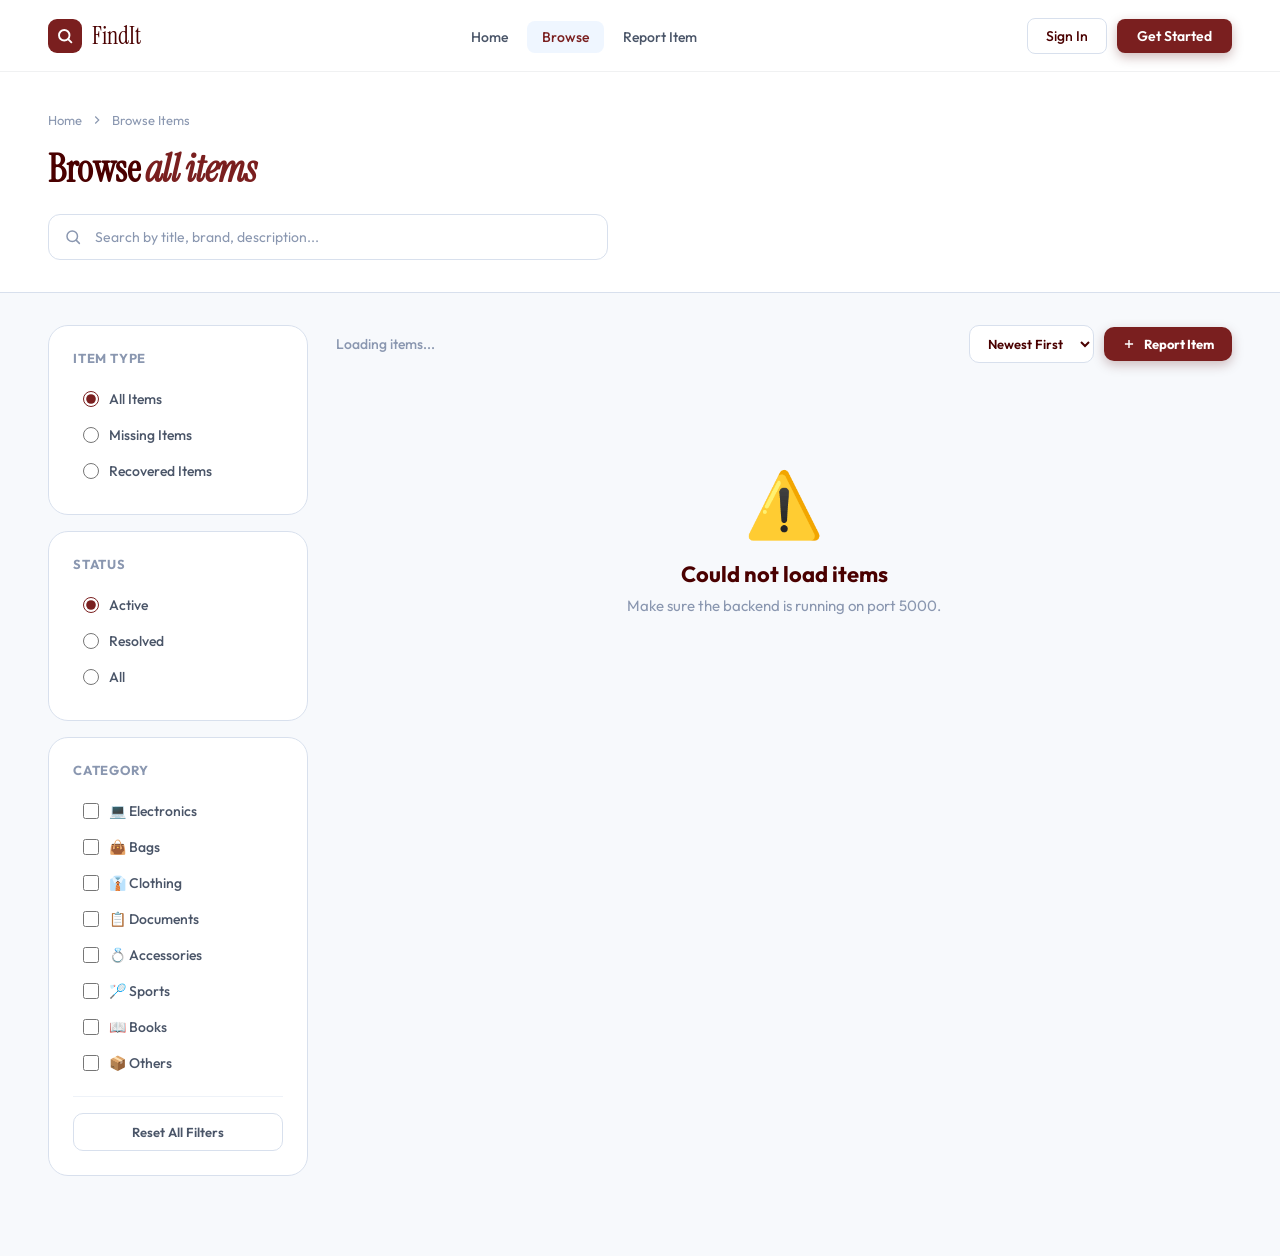
<file: frontend/pages/browse.html>
<!DOCTYPE html>
<html lang="en">
<head>
  <meta charset="UTF-8">
  <meta name="viewport" content="width=device-width, initial-scale=1.0">
  <title>Browse Items — FindIt</title>
  <link rel="preconnect" href="https://fonts.googleapis.com">
  <link rel="preconnect" href="https://fonts.gstatic.com" crossorigin>
  <link href="https://fonts.googleapis.com/css2?family=Instrument+Serif:ital@0;1&family=Outfit:wght@300;400;500;600;700;800&display=swap" rel="stylesheet">
  <style>
    :root {
      --navy:#4A0000; --blue:#7A1F1F; --teal:#FFF8F0; --amber:#FFB830;
      --white:#FFFFFF; --gray-50:#F7F9FC; --gray-100:#EEF2F8;
      --gray-200:#D8E0ED; --gray-400:#8A97B0; --gray-600:#4A5568;
      --shadow-sm:0 2px 8px rgba(10,22,40,0.06);
      --shadow-md:0 8px 32px rgba(10,22,40,0.10);
    }
    *{box-sizing:border-box;margin:0;padding:0;}
    body{font-family:'Outfit',sans-serif;background:var(--gray-50);color:var(--navy);-webkit-font-smoothing:antialiased;}
    a{text-decoration:none;color:inherit;}

    /* NAVBAR */
    .navbar{position:sticky;top:0;z-index:100;display:flex;align-items:center;justify-content:space-between;padding:0 48px;height:72px;background:rgba(255,255,255,0.95);backdrop-filter:blur(20px);border-bottom:1px solid rgba(10,22,40,0.06);}
    .nav-logo{display:flex;align-items:center;gap:10px;font-family:'Instrument Serif',serif;font-size:24px;color:var(--navy);}
    .nav-logo-icon{width:34px;height:34px;background:var(--blue);border-radius:9px;display:flex;align-items:center;justify-content:center;}
    .nav-logo-icon svg{width:18px;height:18px;fill:none;stroke:white;stroke-width:2.5;stroke-linecap:round;}
    .nav-links{display:flex;align-items:center;gap:4px;list-style:none;}
    .nav-links a{padding:7px 15px;border-radius:8px;font-size:14px;font-weight:500;color:var(--gray-600);transition:all 0.18s;}
    .nav-links a:hover{background:var(--gray-50);color:var(--navy);}
    .nav-links a.active{color:var(--blue);background:#EFF6FF;}
    .nav-cta{display:flex;align-items:center;gap:10px;}
    .btn-login{padding:8px 18px;border-radius:8px;font-size:14px;font-weight:500;color:var(--navy);border:1.5px solid var(--gray-200);background:white;transition:all 0.18s;cursor:pointer;}
    .btn-login:hover{border-color:var(--blue);color:var(--blue);}
    .btn-primary-nav{padding:8px 20px;border-radius:8px;font-size:14px;font-weight:600;color:white;background:var(--blue);border:none;cursor:pointer;transition:all 0.18s;box-shadow:0 4px 12px rgba(74,0,0,0.28);}
    .btn-primary-nav:hover{background:#4A0000;transform:translateY(-1px);}

    /* PAGE HEADER */
    .page-header{background:white;border-bottom:1px solid var(--gray-200);padding:40px 48px 32px;}
    .page-header-inner{max-width:1280px;margin:0 auto;}
    .breadcrumb{display:flex;align-items:center;gap:8px;font-size:13px;color:var(--gray-400);margin-bottom:16px;}
    .breadcrumb a{color:var(--gray-400);transition:color 0.18s;}
    .breadcrumb a:hover{color:var(--blue);}
    .breadcrumb svg{width:14px;height:14px;fill:none;stroke:currentColor;stroke-width:2;}
    .page-title{font-family:'Instrument Serif',serif;font-size:38px;color:var(--navy);letter-spacing:-0.5px;margin-bottom:20px;}
    .page-title span{color:var(--blue);font-style:italic;}

    /* SEARCH BAR */
    .search-box{position:relative;max-width:560px;}
    .search-box svg{position:absolute;left:16px;top:50%;transform:translateY(-50%);width:18px;height:18px;fill:none;stroke:var(--gray-400);stroke-width:2;stroke-linecap:round;pointer-events:none;}
    .search-input{width:100%;padding:13px 16px 13px 46px;border:1.5px solid var(--gray-200);border-radius:12px;font-family:'Outfit',sans-serif;font-size:14px;color:var(--navy);background:white;outline:none;transition:all 0.2s;}
    .search-input:focus{border-color:var(--blue);box-shadow:0 0 0 3px rgba(74,0,0,0.08);}
    .search-input::placeholder{color:var(--gray-400);}

    /* LAYOUT */
    .browse-layout{max-width:1280px;margin:0 auto;display:grid;grid-template-columns:260px 1fr;gap:28px;padding:32px 48px 64px;}

    /* FILTER SIDEBAR */
    .filter-sidebar{height:fit-content;position:sticky;top:88px;}
    .filter-card{background:white;border-radius:20px;border:1.5px solid var(--gray-200);padding:24px;margin-bottom:16px;}
    .filter-card-title{font-size:13px;font-weight:700;text-transform:uppercase;letter-spacing:0.8px;color:var(--gray-400);margin-bottom:16px;}
    .filter-option{display:flex;align-items:center;gap:10px;padding:8px 10px;border-radius:8px;cursor:pointer;font-size:14px;font-weight:500;color:var(--gray-600);transition:all 0.15s;margin-bottom:2px;}
    .filter-option:hover{background:var(--gray-50);color:var(--navy);}
    .filter-option input[type="radio"],.filter-option input[type="checkbox"]{width:16px;height:16px;accent-color:var(--blue);flex-shrink:0;}
    .filter-divider{height:1px;background:var(--gray-100);margin:16px 0;}
    .btn-reset{width:100%;padding:10px;border-radius:10px;border:1.5px solid var(--gray-200);background:white;font-family:'Outfit',sans-serif;font-size:13px;font-weight:600;color:var(--gray-600);cursor:pointer;transition:all 0.18s;}
    .btn-reset:hover{border-color:var(--navy);color:var(--navy);}

    /* ITEMS AREA */
    .items-area{}
    .items-toolbar{display:flex;align-items:center;justify-content:space-between;margin-bottom:20px;flex-wrap:wrap;gap:12px;}
    .results-count{font-size:14px;color:var(--gray-400);font-weight:500;}
    .results-count strong{color:var(--navy);}
    .sort-select{padding:9px 14px;border:1.5px solid var(--gray-200);border-radius:10px;font-family:'Outfit',sans-serif;font-size:13px;font-weight:600;color:var(--navy);background:white;outline:none;cursor:pointer;}
    .btn-report-new{display:inline-flex;align-items:center;gap:8px;padding:9px 18px;border-radius:10px;font-size:13px;font-weight:700;color:white;background:var(--blue);border:none;cursor:pointer;transition:all 0.18s;box-shadow:0 4px 12px rgba(74,0,0,0.25);}
    .btn-report-new:hover{background:#4A0000;transform:translateY(-1px);}
    .btn-report-new svg{width:14px;height:14px;fill:none;stroke:white;stroke-width:2.5;}

    /* ITEMS GRID */
    .items-grid{display:grid;grid-template-columns:repeat(3,1fr);gap:20px;}
    .item-card{background:white;border-radius:20px;border:1.5px solid var(--gray-200);overflow:hidden;cursor:pointer;transition:all 0.22s;}
    .item-card:hover{transform:translateY(-5px);box-shadow:var(--shadow-md);border-color:rgba(74,0,0,0.3);}
    .item-img{width:100%;height:190px;object-fit:cover;display:block;background:var(--gray-100);}
    .item-img-ph{width:100%;height:190px;background:linear-gradient(135deg,var(--gray-50),var(--gray-100));display:flex;align-items:center;justify-content:center;font-size:52px;}
    .item-body{padding:18px 20px 22px;}
    .item-badges{display:flex;gap:6px;margin-bottom:10px;}
    .item-badge{padding:3px 10px;border-radius:100px;font-size:11px;font-weight:700;text-transform:uppercase;letter-spacing:0.3px;}
    .badge-lost{background:#FEE2E2;color:#991B1B;}
    .badge-found{background:#D1FAE5;color:#065F46;}
    .badge-open{background:#F7E9E9;color:#4A0000;}
    .badge-resolved{background:var(--gray-100);color:var(--gray-600);}
    .item-title{font-size:15px;font-weight:700;color:var(--navy);margin-bottom:10px;line-height:1.4;}
    .item-meta{display:flex;flex-direction:column;gap:5px;}
    .meta-row{display:flex;align-items:center;gap:6px;font-size:12px;color:var(--gray-400);}
    .meta-row svg{width:12px;height:12px;fill:none;stroke:currentColor;stroke-width:2;flex-shrink:0;}
    .pin-tag{color:var(--amber);font-weight:600;}

    /* SKELETON */
    .skeleton{background:linear-gradient(90deg,var(--gray-100) 25%,var(--gray-200) 50%,var(--gray-100) 75%);background-size:200%;animation:shimmer 1.3s infinite;border-radius:8px;}
    @keyframes shimmer{to{background-position:-200% 0;}}

    /* EMPTY STATE */
    .empty-state{grid-column:1/-1;text-align:center;padding:80px 20px;}
    .empty-icon{font-size:64px;margin-bottom:16px;}
    .empty-state h3{font-size:22px;font-weight:700;color:var(--navy);margin-bottom:8px;}
    .empty-state p{font-size:15px;color:var(--gray-400);}

    /* PAGINATION */
    .pagination{display:flex;align-items:center;justify-content:center;gap:6px;margin-top:40px;}
    .page-btn{width:38px;height:38px;display:flex;align-items:center;justify-content:center;border-radius:10px;border:1.5px solid var(--gray-200);background:white;font-size:14px;font-weight:600;cursor:pointer;transition:all 0.18s;color:var(--navy);}
    .page-btn:hover{border-color:var(--blue);color:var(--blue);}
    .page-btn.active{background:var(--blue);color:white;border-color:var(--blue);}

    @media(max-width:1024px){.browse-layout{grid-template-columns:1fr;padding:24px 20px 48px;}.filter-sidebar{position:static;}.items-grid{grid-template-columns:repeat(2,1fr);}}
    @media(max-width:768px){.navbar{padding:0 20px;}.nav-links{display:none;}.page-header{padding:32px 20px 24px;}.items-grid{grid-template-columns:1fr;}}
  </style>
</head>
<body>

<!-- NAVBAR -->
<nav class="navbar">
  <a href="../index.html" class="nav-logo">
    <div class="nav-logo-icon">
      <svg viewBox="0 0 24 24"><circle cx="11" cy="11" r="7"/><path d="m16.5 16.5 4 4"/></svg>
    </div>
    FindIt
  </a>
  <ul class="nav-links">
    <li><a href="../index.html">Home</a></li>
    <li><a href="browse.html" class="active">Browse</a></li>
    <li><a href="report.html">Report Item</a></li>
  </ul>
  <div class="nav-cta" id="nav-cta">
    <a href="login.html" class="btn-login">Sign In</a>
    <a href="register.html" class="btn-primary-nav">Get Started</a>
  </div>
</nav>

<!-- PAGE HEADER -->
<div class="page-header">
  <div class="page-header-inner">
    <div class="breadcrumb">
      <a href="../index.html">Home</a>
      <svg viewBox="0 0 24 24"><path d="M9 18l6-6-6-6"/></svg>
      <span>Browse Items</span>
    </div>
    <h1 class="page-title">Browse <span>all items</span></h1>
    <div class="search-box">
      <svg viewBox="0 0 24 24"><circle cx="11" cy="11" r="7"/><path d="m16.5 16.5 4 4"/></svg>
      <input type="text" class="search-input" id="search-input" placeholder="Search by title, brand, description..." oninput="debounceSearch(this.value)">
    </div>
  </div>
</div>

<!-- BROWSE LAYOUT -->
<div class="browse-layout">

  <!-- FILTERS -->
  <div class="filter-sidebar">
    <div class="filter-card">
      <div class="filter-card-title">Item Type</div>
      <label class="filter-option"><input type="radio" name="type" value="" checked onchange="applyFilters()"> All Items</label>
      <label class="filter-option"><input type="radio" name="type" value="lost" onchange="applyFilters()"> Missing Items</label>
      <label class="filter-option"><input type="radio" name="type" value="found" onchange="applyFilters()"> Recovered Items</label>
    </div>

    <div class="filter-card">
      <div class="filter-card-title">Status</div>
      <label class="filter-option"><input type="radio" name="status" value="open" checked onchange="applyFilters()"> Active</label>
      <label class="filter-option"><input type="radio" name="status" value="resolved" onchange="applyFilters()"> Resolved</label>
      <label class="filter-option"><input type="radio" name="status" value="" onchange="applyFilters()"> All</label>
    </div>

    <div class="filter-card">
      <div class="filter-card-title">Category</div>
      <label class="filter-option"><input type="checkbox" class="cat-filter" value="Electronics" onchange="applyFilters()"> 💻 Electronics</label>
      <label class="filter-option"><input type="checkbox" class="cat-filter" value="Bags" onchange="applyFilters()"> 👜 Bags</label>
      <label class="filter-option"><input type="checkbox" class="cat-filter" value="Clothing" onchange="applyFilters()"> 👔 Clothing</label>
      <label class="filter-option"><input type="checkbox" class="cat-filter" value="Documents" onchange="applyFilters()"> 📋 Documents</label>
      <label class="filter-option"><input type="checkbox" class="cat-filter" value="Accessories" onchange="applyFilters()"> 💍 Accessories</label>
      <label class="filter-option"><input type="checkbox" class="cat-filter" value="Sports" onchange="applyFilters()"> 🏸 Sports</label>
      <label class="filter-option"><input type="checkbox" class="cat-filter" value="Books" onchange="applyFilters()"> 📖 Books</label>
      <label class="filter-option"><input type="checkbox" class="cat-filter" value="Others" onchange="applyFilters()"> 📦 Others</label>
      <div class="filter-divider"></div>
      <button class="btn-reset" onclick="resetFilters()">Reset All Filters</button>
    </div>
  </div>

  <!-- ITEMS AREA -->
  <div class="items-area">
    <div class="items-toolbar">
      <div class="results-count" id="results-count">Loading items...</div>
      <div style="display:flex;gap:10px;align-items:center;">
        <select class="sort-select" id="sort-select" onchange="applyFilters()">
          <option value="newest">Newest First</option>
          <option value="oldest">Oldest First</option>
        </select>
        <a href="report.html" class="btn-report-new">
          <svg viewBox="0 0 24 24"><path d="M12 5v14M5 12h14"/></svg>
          Report Item
        </a>
      </div>
    </div>

    <div class="items-grid" id="items-grid">
      <div class="item-card"><div class="skeleton" style="height:190px;border-radius:0;"></div><div style="padding:18px 20px;"><div class="skeleton" style="height:14px;width:80px;margin-bottom:12px;"></div><div class="skeleton" style="height:18px;margin-bottom:10px;"></div><div class="skeleton" style="height:12px;width:60%;"></div></div></div>
      <div class="item-card"><div class="skeleton" style="height:190px;border-radius:0;"></div><div style="padding:18px 20px;"><div class="skeleton" style="height:14px;width:80px;margin-bottom:12px;"></div><div class="skeleton" style="height:18px;margin-bottom:10px;"></div><div class="skeleton" style="height:12px;width:60%;"></div></div></div>
      <div class="item-card"><div class="skeleton" style="height:190px;border-radius:0;"></div><div style="padding:18px 20px;"><div class="skeleton" style="height:14px;width:80px;margin-bottom:12px;"></div><div class="skeleton" style="height:18px;margin-bottom:10px;"></div><div class="skeleton" style="height:12px;width:60%;"></div></div></div>
    </div>

    <div class="pagination" id="pagination"></div>
  </div>
</div>

<script src="../js/api.js"></script>
<script>
  let currentPage = 1, searchTimer = null, searchQuery = '';

  function getCatIcon(c) {
    return {Electronics:'💻',Bags:'👜',Clothing:'👔',Documents:'📋',Accessories:'💍',Sports:'🏸',Books:'📖',Others:'📦'}[c]||'📦';
  }
  function formatDate(iso) {
    if (!iso) return '';
    const d = new Date(iso), diff = Math.floor((new Date()-d)/1000);
    if (diff < 3600)   return Math.floor(diff/60)+'m ago';
    if (diff < 86400)  return Math.floor(diff/3600)+'h ago';
    if (diff < 604800) return Math.floor(diff/86400)+'d ago';
    return d.toLocaleDateString();
  }

  // URL param for category
  const urlParams = new URLSearchParams(window.location.search);
  if (urlParams.get('category')) {
    document.querySelectorAll('.cat-filter').forEach(cb => {
      if (cb.value === urlParams.get('category')) cb.checked = true;
    });
  }

  function debounceSearch(val) {
    clearTimeout(searchTimer); searchQuery = val;
    searchTimer = setTimeout(() => { currentPage = 1; loadItems(); }, 300);
  }

  function applyFilters() { currentPage = 1; loadItems(); }

  function resetFilters() {
    document.querySelectorAll('input[name="type"]')[0].checked   = true;
    document.querySelectorAll('input[name="status"]')[0].checked = true;
    document.querySelectorAll('.cat-filter').forEach(cb => cb.checked = false);
    document.getElementById('sort-select').value = 'newest';
    document.getElementById('search-input').value = '';
    searchQuery = ''; currentPage = 1; loadItems();
  }

  async function loadItems() {
    const grid = document.getElementById('items-grid');
    grid.innerHTML = `
      <div class="item-card"><div class="skeleton" style="height:190px;border-radius:0;"></div><div style="padding:18px 20px;"><div class="skeleton" style="height:14px;width:80px;margin-bottom:12px;"></div><div class="skeleton" style="height:18px;margin-bottom:10px;"></div><div class="skeleton" style="height:12px;width:60%;"></div></div></div>
      <div class="item-card"><div class="skeleton" style="height:190px;border-radius:0;"></div><div style="padding:18px 20px;"><div class="skeleton" style="height:14px;width:80px;margin-bottom:12px;"></div><div class="skeleton" style="height:18px;margin-bottom:10px;"></div><div class="skeleton" style="height:12px;width:60%;"></div></div></div>
      <div class="item-card"><div class="skeleton" style="height:190px;border-radius:0;"></div><div style="padding:18px 20px;"><div class="skeleton" style="height:14px;width:80px;margin-bottom:12px;"></div><div class="skeleton" style="height:18px;margin-bottom:10px;"></div><div class="skeleton" style="height:12px;width:60%;"></div></div></div>
    `;

    const type   = document.querySelector('input[name="type"]:checked').value;
    const status = document.querySelector('input[name="status"]:checked').value;
    const cats   = [...document.querySelectorAll('.cat-filter:checked')].map(c => c.value);

    try {
      let data;
      if (searchQuery) {
        data = await Items.search(searchQuery);
        data.total = data.items ? data.items.length : 0; data.pages = 1;
      } else {
        const params = { page: currentPage, limit: 9 };
        if (type)   params.type   = type;
        if (status) params.status = status;
        if (cats.length === 1) params.category = cats[0];
        data = await Items.getAll(params);
      }

      let items = data.items || [];
      if (cats.length > 1) items = items.filter(i => cats.includes(i.category));

      const total = data.total || items.length;
      document.getElementById('results-count').innerHTML = `Showing <strong>${items.length}</strong> of <strong>${total}</strong> items`;

      if (!items.length) {
        grid.innerHTML = `<div class="empty-state"><div class="empty-icon">📭</div><h3>No items found</h3><p>Try adjusting your filters or search terms</p></div>`;
        document.getElementById('pagination').innerHTML = ''; return;
      }

      grid.innerHTML = items.map(item => `
        <div class="item-card" onclick="window.location='item.html?id=${item._id}'">
          ${item.imageUrl
            ? `<img class="item-img" src="${item.imageUrl}" alt="${item.title}" loading="lazy">`
            : `<div class="item-img-ph">${getCatIcon(item.category)}</div>`}
          <div class="item-body">
            <div class="item-badges">
              <span class="item-badge ${item.type==='lost'?'badge-lost':'badge-found'}">${item.type==='lost'?'Missing':'Recovered'}</span>
              <span class="item-badge ${item.status==='resolved'?'badge-resolved':'badge-open'}">${item.status==='resolved'?'Closed':'Active'}</span>
            </div>
            <div class="item-title">${item.title}</div>
            <div class="item-meta">
              <div class="meta-row">
                <svg viewBox="0 0 24 24"><path d="M21 10c0 7-9 13-9 13s-9-6-9-13a9 9 0 0118 0z"/><circle cx="12" cy="10" r="3"/></svg>
                ${item.location}
              </div>
              <div class="meta-row">
                <svg viewBox="0 0 24 24"><circle cx="12" cy="12" r="10"/><polyline points="12 6 12 12 16 14"/></svg>
                ${formatDate(item.createdAt)}
                ${item.hotspots&&item.hotspots.length?`<span class="pin-tag">· ${item.hotspots.length} pins</span>`:''}
              </div>
            </div>
          </div>
        </div>
      `).join('');

      renderPagination(data.pages || 1);
    } catch(e) {
      grid.innerHTML = `<div class="empty-state"><div class="empty-icon">⚠️</div><h3>Could not load items</h3><p>Make sure the backend is running on port 5000.</p></div>`;
    }
  }

  function renderPagination(totalPages) {
    const c = document.getElementById('pagination');
    if (totalPages <= 1) { c.innerHTML = ''; return; }
    let html = '';
    if (currentPage > 1) html += `<button class="page-btn" onclick="changePage(${currentPage-1})">←</button>`;
    for (let i = 1; i <= totalPages; i++) html += `<button class="page-btn ${i===currentPage?'active':''}" onclick="changePage(${i})">${i}</button>`;
    if (currentPage < totalPages) html += `<button class="page-btn" onclick="changePage(${currentPage+1})">→</button>`;
    c.innerHTML = html;
  }

  function changePage(p) { currentPage = p; loadItems(); window.scrollTo({top:0,behavior:'smooth'}); }

  const user = getCurrentUser();
  if (user) {
    document.getElementById('nav-cta').innerHTML = `
      <a href="dashboard.html" class="btn-login">Dashboard</a>
      <a href="report.html" class="btn-primary-nav">+ Report Item</a>
    `;
  }

  loadItems();
</script>
</body>
</html>
</file>
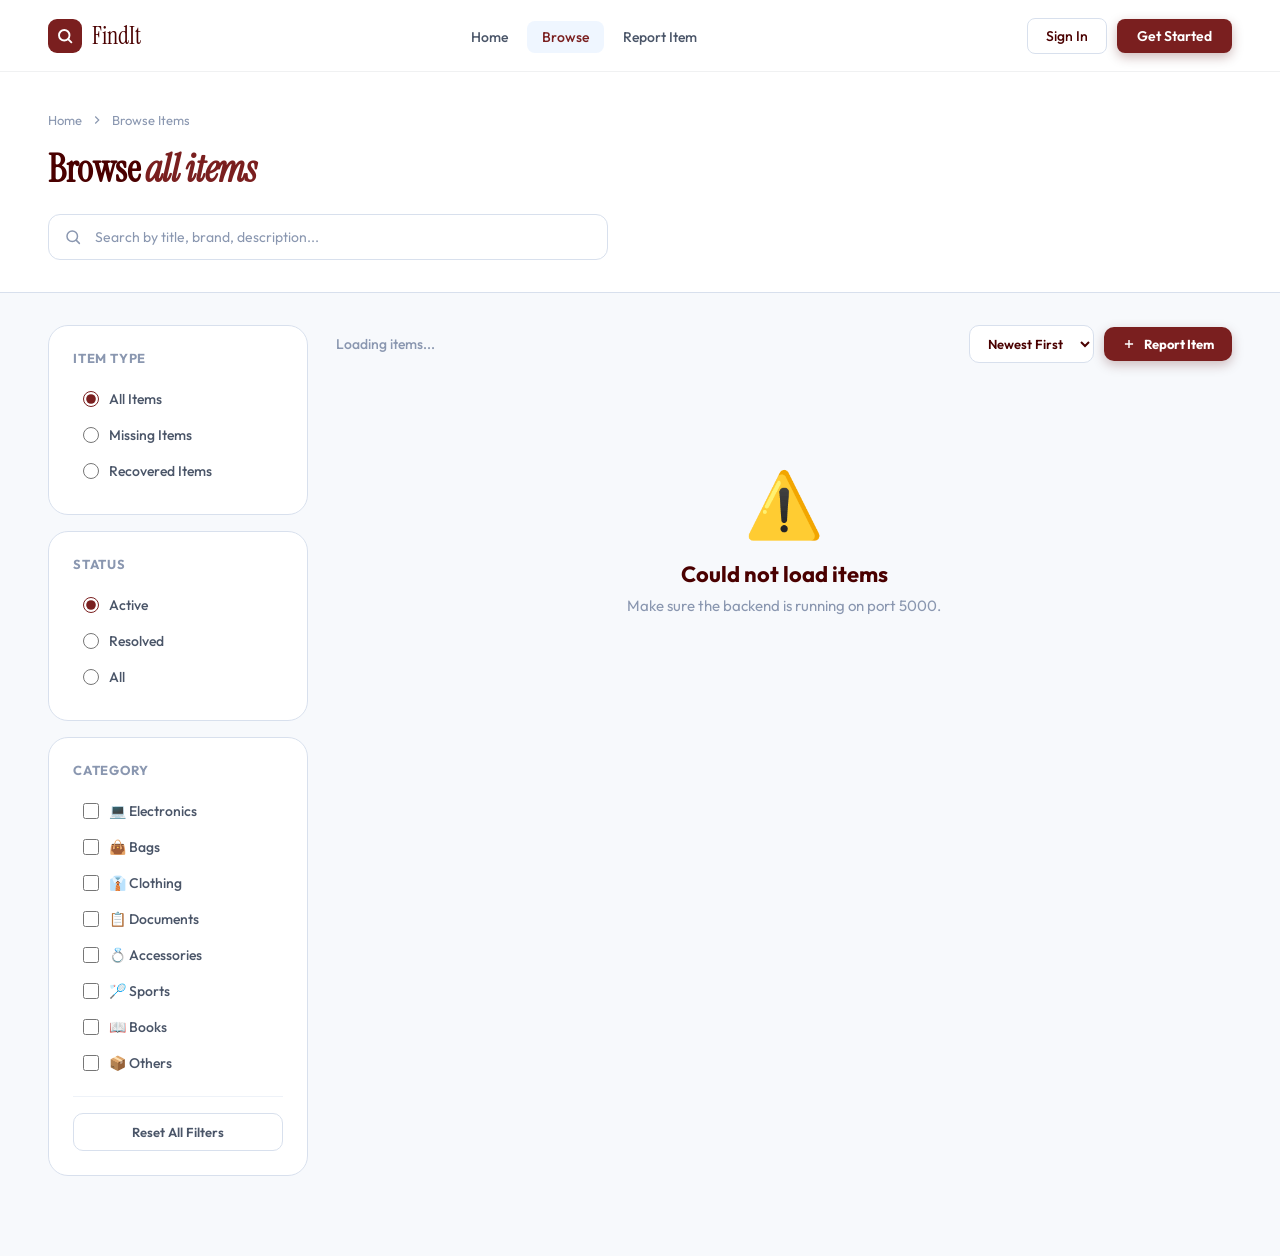
<file: frontend/pages/item.html>
<!DOCTYPE html>
<html lang="en">
<head>
  <meta charset="UTF-8">
  <meta name="viewport" content="width=device-width, initial-scale=1.0">
  <title>Item Details — FindIt</title>
  <link rel="preconnect" href="https://fonts.googleapis.com">
  <link rel="preconnect" href="https://fonts.gstatic.com" crossorigin>
  <link href="https://fonts.googleapis.com/css2?family=Instrument+Serif:ital@0;1&family=Outfit:wght@300;400;500;600;700;800&display=swap" rel="stylesheet">
  <style>
    :root {
      --navy:#4A0000; --blue:#7A1F1F; --teal:#FFF8F0; --amber:#FFB830;
      --white:#FFFFFF; --gray-50:#F7F9FC; --gray-100:#EEF2F8;
      --gray-200:#D8E0ED; --gray-400:#8A97B0; --gray-600:#4A5568;
      --shadow-md:0 8px 32px rgba(10,22,40,0.10);
    }
    *{box-sizing:border-box;margin:0;padding:0;}
    body{font-family:'Outfit',sans-serif;background:var(--gray-50);color:var(--navy);-webkit-font-smoothing:antialiased;}
    a{text-decoration:none;color:inherit;}

    /* NAVBAR */
    .navbar{position:sticky;top:0;z-index:100;display:flex;align-items:center;justify-content:space-between;padding:0 48px;height:72px;background:rgba(255,255,255,0.95);backdrop-filter:blur(20px);border-bottom:1px solid rgba(10,22,40,0.06);}
    .nav-logo{display:flex;align-items:center;gap:10px;font-family:'Instrument Serif',serif;font-size:24px;color:var(--navy);}
    .nav-logo-icon{width:34px;height:34px;background:var(--blue);border-radius:9px;display:flex;align-items:center;justify-content:center;}
    .nav-logo-icon svg{width:18px;height:18px;fill:none;stroke:white;stroke-width:2.5;stroke-linecap:round;}
    .nav-links{display:flex;align-items:center;gap:4px;list-style:none;}
    .nav-links a{padding:7px 15px;border-radius:8px;font-size:14px;font-weight:500;color:var(--gray-600);transition:all 0.18s;}
    .nav-links a:hover{background:var(--gray-50);color:var(--navy);}
    .nav-cta{display:flex;gap:10px;}
    .btn-outline{padding:8px 18px;border-radius:8px;font-size:14px;font-weight:500;color:var(--navy);border:1.5px solid var(--gray-200);background:white;transition:all 0.18s;}
    .btn-outline:hover{border-color:var(--blue);color:var(--blue);}
    .btn-primary{padding:8px 20px;border-radius:8px;font-size:14px;font-weight:600;color:white;background:var(--blue);border:none;box-shadow:0 4px 12px rgba(74,0,0,0.28);}

    /* BREADCRUMB */
    .breadcrumb-bar{background:white;border-bottom:1px solid var(--gray-200);padding:14px 48px;}
    .breadcrumb{display:flex;align-items:center;gap:8px;font-size:13px;color:var(--gray-400);max-width:1200px;margin:0 auto;}
    .breadcrumb a{color:var(--gray-400);transition:color 0.18s;}
    .breadcrumb a:hover{color:var(--blue);}
    .breadcrumb svg{width:14px;height:14px;fill:none;stroke:currentColor;stroke-width:2;}

    /* MAIN */
    .item-layout{max-width:1200px;margin:0 auto;display:grid;grid-template-columns:1fr 380px;gap:32px;padding:40px 48px 80px;}

    /* LEFT */
    .item-left{}

    /* IMAGE */
    .img-wrapper{border-radius:24px;overflow:hidden;border:1.5px solid var(--gray-200);margin-bottom:24px;position:relative;}
    .item-img-main{width:100%;max-height:480px;object-fit:cover;display:block;}
    .img-placeholder{width:100%;height:360px;background:linear-gradient(135deg,var(--gray-50),var(--gray-100));display:flex;align-items:center;justify-content:center;font-size:100px;}

    /* INFO CARDS */
    .info-card{background:white;border-radius:20px;border:1.5px solid var(--gray-200);padding:24px;margin-bottom:20px;}
    .info-card-title{font-size:15px;font-weight:700;color:var(--navy);margin-bottom:16px;display:flex;align-items:center;gap:8px;}
    .info-card-title svg{width:17px;height:17px;fill:none;stroke:var(--blue);stroke-width:2;stroke-linecap:round;}
    .desc-text{font-size:14px;color:var(--gray-600);line-height:1.8;}
    .attr-chips{display:flex;flex-wrap:wrap;gap:8px;}
    .attr-chip{padding:6px 14px;border-radius:100px;font-size:13px;font-weight:500;background:var(--gray-50);border:1.5px solid var(--gray-200);color:var(--navy);}

    /* MATCHES */
    .match-item{display:flex;align-items:center;gap:14px;padding:12px;border-radius:12px;cursor:pointer;transition:all 0.18s;border:1.5px solid var(--gray-200);margin-bottom:10px;}
    .match-item:hover{border-color:var(--blue);background:#F0F7FF;}
    .match-img{width:56px;height:56px;border-radius:12px;object-fit:cover;background:var(--gray-100);display:flex;align-items:center;justify-content:center;font-size:24px;flex-shrink:0;}
    .match-info{flex:1;min-width:0;}
    .match-title{font-size:14px;font-weight:600;white-space:nowrap;overflow:hidden;text-overflow:ellipsis;}
    .match-meta{font-size:12px;color:var(--gray-400);margin-top:2px;}
    .match-score-badge{text-align:right;flex-shrink:0;}
    .match-score-val{font-size:20px;font-weight:800;}
    .match-score-lab{font-size:11px;color:var(--gray-400);}

    /* RIGHT SIDEBAR */
    .item-sidebar{position:sticky;top:92px;}
    .sidebar-card{background:white;border-radius:24px;border:1.5px solid var(--gray-200);padding:28px;box-shadow:var(--shadow-md);margin-bottom:16px;}

    .item-badges{display:flex;gap:8px;margin-bottom:18px;}
    .item-badge{padding:5px 14px;border-radius:100px;font-size:12px;font-weight:700;text-transform:uppercase;letter-spacing:0.3px;}
    .badge-missing{background:#FEE2E2;color:#991B1B;}
    .badge-recovered{background:#D1FAE5;color:#065F46;}
    .badge-active{background:var(--amber);color:var(--navy);}
    .badge-closed{background:var(--gray-100);color:var(--gray-600);}

    .item-title-main{font-family:'Instrument Serif',serif;font-size:26px;color:var(--navy);line-height:1.2;margin-bottom:20px;letter-spacing:-0.3px;}

    .detail-list{display:flex;flex-direction:column;gap:12px;margin-bottom:24px;}
    .detail-row{display:flex;align-items:center;gap:10px;font-size:14px;}
    .detail-row svg{width:16px;height:16px;fill:none;stroke:var(--gray-400);stroke-width:2;flex-shrink:0;}
    .detail-label{color:var(--gray-400);width:70px;flex-shrink:0;}
    .detail-value{font-weight:600;color:var(--navy);}

    .btn-claim{width:100%;padding:14px;border-radius:14px;background:var(--blue);color:white;border:none;font-family:'Outfit',sans-serif;font-size:15px;font-weight:700;cursor:pointer;transition:all 0.2s;box-shadow:0 4px 16px rgba(74,0,0,0.3);display:flex;align-items:center;justify-content:center;gap:10px;margin-bottom:10px;}
    .btn-claim:hover{background:#4A0000;transform:translateY(-1px);}
    .btn-claim svg{width:17px;height:17px;fill:none;stroke:white;stroke-width:2.5;}
    .btn-claim-amber{background:var(--amber);color:var(--navy);box-shadow:0 4px 16px rgba(255,184,48,0.3);}
    .btn-claim-amber:hover{background:#F0A800;}
    .btn-share{width:100%;padding:11px;border-radius:12px;background:var(--gray-50);border:1.5px solid var(--gray-200);font-family:'Outfit',sans-serif;font-size:13px;font-weight:600;color:var(--gray-600);cursor:pointer;transition:all 0.18s;}
    .btn-share:hover{border-color:var(--navy);color:var(--navy);}
    .owner-notice{background:var(--gray-50);border-radius:12px;padding:16px;text-align:center;font-size:13px;color:var(--gray-600);}
    .resolved-notice{background:#D1FAE5;border-radius:12px;padding:16px;text-align:center;font-size:13px;color:#065F46;font-weight:600;}

    /* CLAIM MODAL */
    .modal-backdrop{position:fixed;inset:0;background:rgba(10,22,40,0.5);z-index:900;display:flex;align-items:center;justify-content:center;padding:20px;animation:fadeIn 0.2s;}
    @keyframes fadeIn{from{opacity:0;}to{opacity:1;}}
    .modal{background:white;border-radius:24px;padding:36px;max-width:480px;width:100%;box-shadow:0 20px 60px rgba(10,22,40,0.2);animation:slideUp 0.3s ease;max-height:90vh;overflow-y:auto;}
    @keyframes slideUp{from{opacity:0;transform:translateY(30px);}to{opacity:1;transform:translateY(0);}}
    .modal-title{font-family:'Instrument Serif',serif;font-size:24px;color:var(--navy);margin-bottom:8px;}
    .modal-sub{font-size:14px;color:var(--gray-400);margin-bottom:24px;line-height:1.6;}
    .form-label{display:block;font-size:13px;font-weight:700;color:var(--navy);margin-bottom:7px;}
    .form-control{width:100%;padding:12px 16px;border:1.5px solid var(--gray-200);border-radius:12px;font-family:'Outfit',sans-serif;font-size:14px;color:var(--navy);background:white;outline:none;transition:all 0.2s;resize:vertical;min-height:110px;}
    .form-control:focus{border-color:var(--blue);box-shadow:0 0 0 3px rgba(74,0,0,0.08);}
    .hotspot-hints{background:#FFFBEB;border:1.5px solid #FDE68A;border-radius:12px;padding:14px;margin-bottom:20px;}
    .hotspot-hints-title{font-size:12px;font-weight:700;color:#92400E;margin-bottom:8px;text-transform:uppercase;letter-spacing:0.5px;}
    .hotspot-hint-item{font-size:13px;color:#78350F;margin:4px 0;display:flex;align-items:center;gap:6px;}
    .modal-actions{display:flex;gap:10px;margin-top:20px;}
    .btn-modal-cancel{flex:1;padding:12px;border-radius:12px;border:1.5px solid var(--gray-200);background:white;font-family:'Outfit',sans-serif;font-size:14px;font-weight:600;color:var(--gray-600);cursor:pointer;}
    .btn-modal-submit{flex:2;padding:12px;border-radius:12px;background:var(--blue);color:white;border:none;font-family:'Outfit',sans-serif;font-size:14px;font-weight:700;cursor:pointer;box-shadow:0 4px 12px rgba(74,0,0,0.3);}
    .btn-modal-submit:disabled{opacity:0.5;cursor:not-allowed;}

    /* SPINNER */
    .spinner{width:18px;height:18px;border:2.5px solid rgba(255,255,255,0.3);border-top-color:white;border-radius:50%;animation:spin 0.7s linear infinite;}
    @keyframes spin{to{transform:rotate(360deg);}}

    #toast-container{position:fixed;top:20px;right:20px;z-index:9999;display:flex;flex-direction:column;gap:10px;}
    @keyframes slideIn{from{opacity:0;transform:translateX(40px);}to{opacity:1;transform:translateX(0);}}

    @media(max-width:1024px){.item-layout{grid-template-columns:1fr;padding:24px 20px 48px;}.item-sidebar{position:static;}.breadcrumb-bar{padding:14px 20px;}}
    @media(max-width:768px){.navbar{padding:0 20px;}.nav-links{display:none;}}
  </style>
</head>
<body>

<!-- NAVBAR -->
<nav class="navbar">
  <a href="../index.html" class="nav-logo">
    <div class="nav-logo-icon">
      <svg viewBox="0 0 24 24"><circle cx="11" cy="11" r="7"/><path d="m16.5 16.5 4 4"/></svg>
    </div>
    FindIt
  </a>
  <ul class="nav-links">
    <li><a href="../index.html">Home</a></li>
    <li><a href="browse.html">Browse</a></li>
    <li><a href="report.html">Report Item</a></li>
  </ul>
  <div class="nav-cta" id="nav-cta">
    <a href="login.html" class="btn-outline">Sign In</a>
    <a href="register.html" class="btn-primary">Get Started</a>
  </div>
</nav>

<!-- BREADCRUMB -->
<div class="breadcrumb-bar">
  <div class="breadcrumb">
    <a href="../index.html">Home</a>
    <svg viewBox="0 0 24 24"><path d="M9 18l6-6-6-6"/></svg>
    <a href="browse.html">Browse</a>
    <svg viewBox="0 0 24 24"><path d="M9 18l6-6-6-6"/></svg>
    <span id="breadcrumb-title">Item Details</span>
  </div>
</div>

<!-- ITEM CONTENT -->
<div id="item-content">
  <div class="item-layout">
    <div>
      <div class="skeleton" style="height:400px;border-radius:24px;margin-bottom:24px;"></div>
      <div class="skeleton" style="height:120px;border-radius:20px;"></div>
    </div>
    <div>
      <div class="skeleton" style="height:400px;border-radius:24px;"></div>
    </div>
  </div>
</div>

<!-- CLAIM MODAL -->
<div id="claim-modal" style="display:none;">
  <div class="modal-backdrop" onclick="closeModal()">
    <div class="modal" onclick="event.stopPropagation()">
      <div class="modal-title">Submit a Claim</div>
      <div class="modal-sub">Describe how you know this item belongs to you. Be specific — mention unique details, where you lost it, and anything that identifies it as yours.</div>
      <div id="hotspot-hints-container"></div>
      <div style="margin-bottom:4px;">
        <label class="form-label">Your Description</label>
        <textarea id="claim-desc" class="form-control" placeholder="e.g. This is my backpack, I lost it on Tuesday near the library. It has a small keychain on the left zip and my name written inside..."></textarea>
      </div>
      <div class="modal-actions">
        <button class="btn-modal-cancel" onclick="closeModal()">Cancel</button>
        <button class="btn-modal-submit" id="claim-btn" onclick="submitClaim()">Submit Claim</button>
      </div>
    </div>
  </div>
</div>

<script src="../js/api.js"></script>
<script src="../js/imagemapper.js"></script>
<script>
  const itemId = new URLSearchParams(window.location.search).get('id');
  if (!itemId) window.location.href = 'browse.html';

  let currentItem = null;
  let mapper = null;

  function getCatIcon(c) {
    return {Electronics:'💻',Bags:'👜',Clothing:'👔',Documents:'📋',Accessories:'💍',Sports:'🏸',Books:'📖',Others:'📦'}[c]||'📦';
  }

  async function loadItem() {
    try {
      const item = await Items.getById(itemId);
      currentItem = item;
      renderItem(item);
      loadMatches(itemId);
      document.getElementById('breadcrumb-title').textContent = item.title;
      document.title = item.title + ' — FindIt';
    } catch(e) {
      document.getElementById('item-content').innerHTML = `
        <div style="text-align:center;padding:100px 20px;">
          <div style="font-size:64px;margin-bottom:16px;">❌</div>
          <h3 style="font-size:22px;font-weight:700;margin-bottom:8px;">Item not found</h3>
          <p style="color:var(--gray-400);margin-bottom:20px;">This item may have been removed.</p>
          <a href="browse.html" style="padding:12px 28px;background:var(--blue);color:white;border-radius:12px;font-weight:600;">Browse Items</a>
        </div>`;
    }
  }

  function renderItem(item) {
    const user     = getCurrentUser();
    const isOwner  = user && item.postedBy === user.id;
    const canClaim = user && !isOwner;
    const typeLabel  = item.type === 'lost' ? 'Missing' : 'Recovered';
    const typeBadge  = item.type === 'lost' ? 'badge-missing' : 'badge-recovered';
    const statusBadge = item.status === 'resolved' ? 'badge-closed' : 'badge-active';
    const statusLabel = item.status === 'resolved' ? 'Closed' : 'Active';

    document.getElementById('item-content').innerHTML = `
      <div class="item-layout">
        <div class="item-left">
          <!-- IMAGE -->
          <div class="img-wrapper" id="img-wrapper">
            ${item.imageUrl
              ? `<img id="item-img" class="item-img-main" src="${item.imageUrl}" alt="${item.title}">`
              : `<div class="img-placeholder">${getCatIcon(item.category)}</div>`}
          </div>
          <div id="hotspots-legend"></div>

          <!-- DESCRIPTION -->
          ${item.description ? `
            <div class="info-card">
              <div class="info-card-title">
                <svg viewBox="0 0 24 24"><path d="M14 2H6a2 2 0 00-2 2v16a2 2 0 002 2h12a2 2 0 002-2V8z"/><polyline points="14 2 14 8 20 8"/></svg>
                Description
              </div>
              <p class="desc-text">${item.description}</p>
            </div>` : ''}

          <!-- ATTRIBUTES -->
          ${(item.color||item.brand||item.size) ? `
            <div class="info-card">
              <div class="info-card-title">
                <svg viewBox="0 0 24 24"><circle cx="12" cy="12" r="10"/><line x1="12" y1="8" x2="12" y2="12"/><line x1="12" y1="16" x2="12.01" y2="16"/></svg>
                Attributes
              </div>
              <div class="attr-chips">
                ${item.color ? `<span class="attr-chip">🎨 ${item.color}</span>` : ''}
                ${item.brand ? `<span class="attr-chip">🏷️ ${item.brand}</span>` : ''}
                ${item.size  ? `<span class="attr-chip">📏 ${item.size}</span>`  : ''}
              </div>
            </div>` : ''}

          <!-- MATCHES -->
          <div id="matches-section"></div>
        </div>

        <!-- SIDEBAR -->
        <div class="item-sidebar">
          <div class="sidebar-card">
            <div class="item-badges">
              <span class="item-badge ${typeBadge}">${typeLabel}</span>
              <span class="item-badge ${statusBadge}">${statusLabel}</span>
            </div>
            <h1 class="item-title-main">${item.title}</h1>
            <div class="detail-list">
              <div class="detail-row">
                <svg viewBox="0 0 24 24"><path d="M22 19a2 2 0 01-2 2H4a2 2 0 01-2-2V5a2 2 0 012-2h5l2 3h9a2 2 0 012 2z"/></svg>
                <span class="detail-label">Category</span>
                <span class="detail-value">${item.category}</span>
              </div>
              <div class="detail-row">
                <svg viewBox="0 0 24 24"><path d="M21 10c0 7-9 13-9 13s-9-6-9-13a9 9 0 0118 0z"/><circle cx="12" cy="10" r="3"/></svg>
                <span class="detail-label">Location</span>
                <span class="detail-value">${item.location}</span>
              </div>
              <div class="detail-row">
                <svg viewBox="0 0 24 24"><rect x="3" y="4" width="18" height="18" rx="2"/><line x1="3" y1="10" x2="21" y2="10"/></svg>
                <span class="detail-label">Date</span>
                <span class="detail-value">${new Date(item.date).toLocaleDateString()}</span>
              </div>
              ${item.posterName ? `
                <div class="detail-row">
                  <svg viewBox="0 0 24 24"><path d="M20 21v-2a4 4 0 00-4-4H8a4 4 0 00-4 4v2"/><circle cx="12" cy="7" r="4"/></svg>
                  <span class="detail-label">Posted by</span>
                  <span class="detail-value">${item.posterName}</span>
                </div>` : ''}
              ${item.hotspots&&item.hotspots.length ? `
                <div class="detail-row">
                  <svg viewBox="0 0 24 24"><path d="M21 10c0 7-9 13-9 13s-9-6-9-13a9 9 0 0118 0z"/><circle cx="12" cy="10" r="3"/></svg>
                  <span class="detail-label">Feature pins</span>
                  <span class="detail-value" style="color:var(--amber);">${item.hotspots.length} marked</span>
                </div>` : ''}
            </div>

            ${item.status === 'resolved'
              ? `<div class="resolved-notice">✅ This item has been resolved!</div>`
              : isOwner
                ? `<div class="owner-notice">This is your posted item.<br><a href="dashboard.html" style="color:var(--blue);font-weight:600;">View in Dashboard →</a></div>`
                : canClaim
                  ? `<button class="btn-claim ${item.type==='found'?'':'btn-claim-amber'}" onclick="openClaimModal()">
                      <svg viewBox="0 0 24 24"><path d="M9 11l3 3L22 4"/><path d="M21 12v7a2 2 0 01-2 2H5a2 2 0 01-2-2V5a2 2 0 012-2h11"/></svg>
                      ${item.type==='found' ? 'This Belongs to Me' : 'I Found This Item'}
                    </button>`
                  : `<a href="login.html" class="btn-claim" style="text-decoration:none;display:flex;align-items:center;justify-content:center;gap:10px;">
                      Sign in to Submit a Claim
                    </a>`
            }

            <button class="btn-share" onclick="navigator.clipboard.writeText(window.location.href);showToast('Link copied!','success')">
              🔗 Share this item
            </button>
          </div>
        </div>
      </div>
    `;

    // Load image mapper in read-only mode
    if (item.imageUrl && item.hotspots && item.hotspots.length > 0) {
      const img = document.getElementById('item-img');
      if (img) {
        img.onload = () => {
          mapper = new ImageMapper('img-wrapper', img, true);
          mapper.loadPins(item.hotspots.map((h,i) => ({...h, id:i+1})));
          document.getElementById('hotspots-legend').innerHTML = mapper.getLegendHTML();
        };
      }
    }
  }

  async function loadMatches(itemId) {
    try {
      const user = getCurrentUser();
      if (!user) return;
      const data = await Matches.getForItem(itemId);
      if (!data.matches || !data.matches.length) return;

      document.getElementById('matches-section').innerHTML = `
        <div class="info-card">
          <div class="info-card-title">
            <svg viewBox="0 0 24 24"><path d="M12 2L2 7l10 5 10-5-10-5z"/><path d="M2 17l10 5 10-5"/><path d="M2 12l10 5 10-5"/></svg>
            AI Matched Items
          </div>
          ${data.matches.slice(0,4).map(m => `
            <div class="match-item" onclick="window.location='item.html?id=${m.item._id}'">
              <div class="match-img">${getCatIcon(m.item.category)}</div>
              <div class="match-info">
                <div class="match-title">${m.item.title}</div>
                <div class="match-meta">📍 ${m.item.location}</div>
              </div>
              <div class="match-score-badge">
                <div class="match-score-val" style="color:${m.score>0.7?'#10B981':m.score>0.5?'#F59E0B':'#8A97B0'};">${Math.round(m.score*100)}%</div>
                <div class="match-score-lab">match</div>
              </div>
            </div>
          `).join('')}
        </div>
      `;
    } catch(e) {}
  }

  function openClaimModal() {
    if (!getCurrentUser()) { window.location.href = 'login.html'; return; }
    document.getElementById('claim-modal').style.display = 'flex';
    if (currentItem && currentItem.hotspots && currentItem.hotspots.length) {
      document.getElementById('hotspot-hints-container').innerHTML = `
        <div class="hotspot-hints">
          <div class="hotspot-hints-title">💡 Mention these features to boost your claim</div>
          ${currentItem.hotspots.map((h,i) => `
            <div class="hotspot-hint-item">📌 ${i+1}. ${h.label}</div>
          `).join('')}
        </div>
      `;
    }
  }

  function closeModal() { document.getElementById('claim-modal').style.display = 'none'; }

  async function submitClaim() {
    const desc = document.getElementById('claim-desc').value.trim();
    if (!desc) { showToast('Please describe how you identify this item', 'error'); return; }
    const btn = document.getElementById('claim-btn');
    btn.disabled = true; btn.innerHTML = `<span class="spinner" style="display:inline-block;"></span> Submitting...`;
    try {
      const data = await Claims.submit({ itemId, description: desc });
      closeModal();
      const msg = data.hotspotMatches > 0
        ? `Claim submitted! ${data.hotspotMatches} feature(s) matched ✅`
        : 'Claim submitted! The owner will be notified.';
      showToast(msg, 'success');
    } catch(err) {
      showToast(err.message || 'Failed to submit claim', 'error');
      btn.disabled = false; btn.textContent = 'Submit Claim';
    }
  }

  // Navbar
  const user = getCurrentUser();
  if (user) {
    document.getElementById('nav-cta').innerHTML = `
      <a href="dashboard.html" class="btn-outline">Dashboard</a>
      <a href="report.html" class="btn-primary">+ Report Item</a>
    `;
  }

  loadItem();
</script>
</body>
</html>
</file>
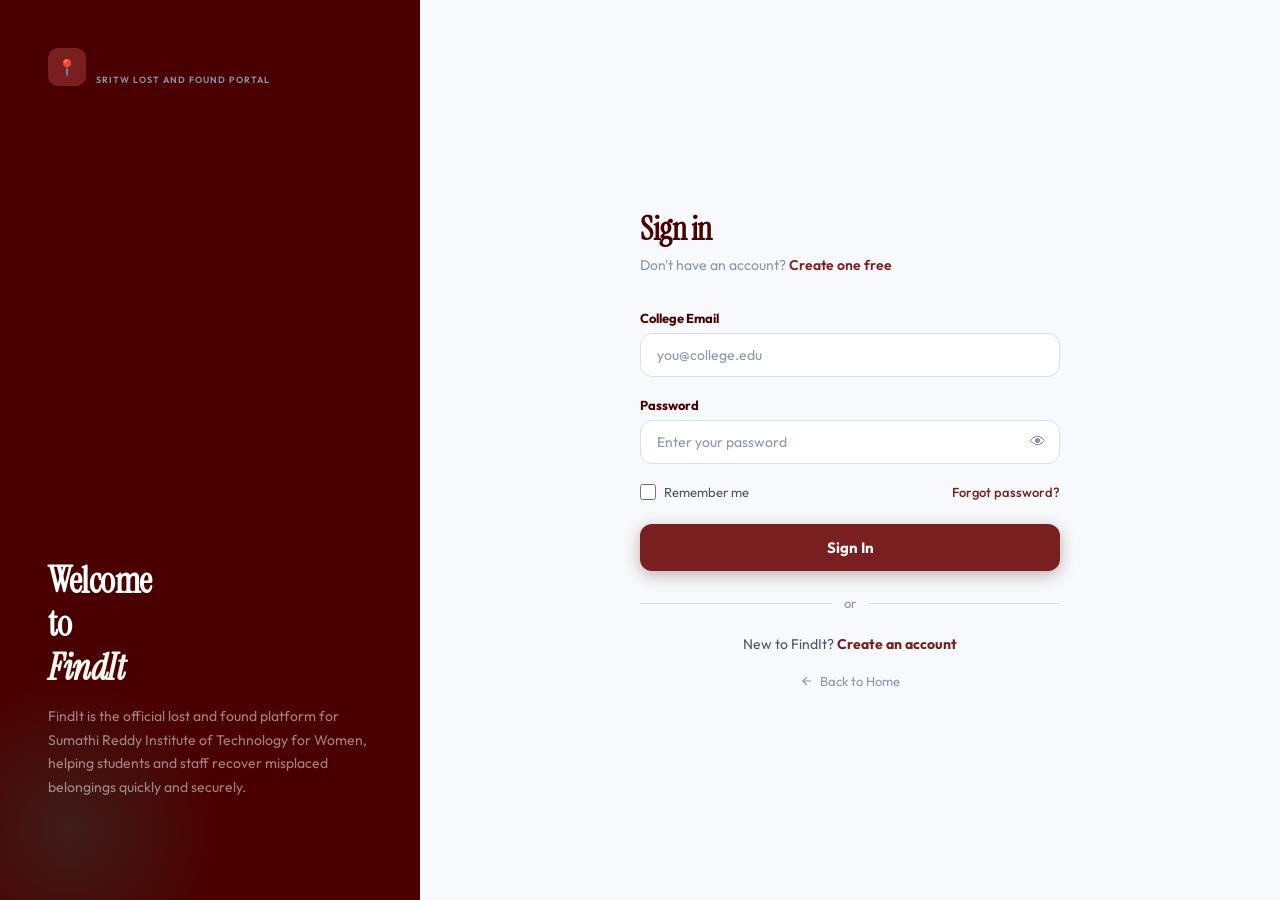
<file: frontend/pages/login.html>
<!DOCTYPE html>
<html lang="en">
<head>
  <meta charset="UTF-8">
  <meta name="viewport" content="width=device-width, initial-scale=1.0">
  <title>Sign In — FindIt</title>
  <link rel="preconnect" href="https://fonts.googleapis.com">
  <link rel="preconnect" href="https://fonts.gstatic.com" crossorigin>
  <link href="https://fonts.googleapis.com/css2?family=Instrument+Serif:ital@0;1&family=Outfit:wght@300;400;500;600;700;800&display=swap" rel="stylesheet">
  <style>
    :root {
      --navy:#4A0000; --blue:#7A1F1F; --teal:#FFF8F0; --amber:#FFB830;
      --white:#FFFFFF; --gray-50:#F7F9FC; --gray-100:#EEF2F8;
      --gray-200:#D8E0ED; --gray-400:#8A97B0; --gray-600:#4A5568;
    }
    *{box-sizing:border-box;margin:0;padding:0;}
    body{font-family:'Outfit',sans-serif;background:var(--gray-50);color:var(--navy);min-height:100vh;display:flex;-webkit-font-smoothing:antialiased;}
    a{text-decoration:none;color:inherit;}

    /* LEFT PANEL */
    .left-panel{width:420px;flex-shrink:0;background:var(--navy);padding:48px;display:flex;flex-direction:column;position:relative;overflow:hidden;}
    .left-panel::before{content:'';position:absolute;top:-100px;right:-100px;width:400px;height:400px;background:radial-gradient(circle,rgba(74,0,0,0.3) 0%,transparent 70%);border-radius:50%;}
    .left-panel::after{content:'';position:absolute;bottom:-80px;left:-80px;width:300px;height:300px;background:radial-gradient(circle,rgba(0,198,179,0.15) 0%,transparent 70%);border-radius:50%;}
    .panel-logo{display:flex;align-items:center;gap:10px;margin-bottom:auto;position:relative;z-index:1;}
    .panel-logo-icon{width:38px;height:38px;background:var(--blue);border-radius:10px;display:flex;align-items:center;justify-content:center;}
    .panel-logo-icon svg{width:20px;height:20px;fill:none;stroke:white;stroke-width:2.5;stroke-linecap:round;}
    .panel-logo span{font-family:'Instrument Serif',serif;font-size:28px;color:white;}
    .panel-content{position:relative;z-index:1;margin-top:auto;padding-bottom:20px;}
    .panel-title{font-family:'Instrument Serif',serif;font-size:36px;color:white;line-height:1.2;margin-bottom:16px;letter-spacing:-0.5px;}
    .panel-title em{color:var(--teal);font-style:italic;}
    .panel-sub{font-size:14px;color:rgba(255,255,255,0.5);line-height:1.7;margin-bottom:32px;}
    .panel-stats{display:flex;gap:24px;}
    .panel-stat-val{font-size:24px;font-weight:800;color:white;}
    .panel-stat-lab{font-size:12px;color:rgba(255,255,255,0.4);margin-top:2px;}

    /* RIGHT PANEL */
    .right-panel{flex:1;display:flex;align-items:center;justify-content:center;padding:48px 24px;}
    .auth-box{width:100%;max-width:420px;}
    .auth-title{font-family:'Instrument Serif',serif;font-size:32px;color:var(--navy);margin-bottom:6px;letter-spacing:-0.5px;}
    .auth-sub{font-size:14px;color:var(--gray-400);margin-bottom:36px;}
    .auth-sub a{color:var(--blue);font-weight:600;}

    .form-group{margin-bottom:20px;}
    .form-label{display:block;font-size:13px;font-weight:700;color:var(--navy);margin-bottom:7px;}
    .form-control{width:100%;padding:12px 16px;border:1.5px solid var(--gray-200);border-radius:12px;font-family:'Outfit',sans-serif;font-size:14px;color:var(--navy);background:white;outline:none;transition:all 0.2s;}
    .form-control:focus{border-color:var(--blue);box-shadow:0 0 0 3px rgba(74,0,0,0.08);}
    .form-control::placeholder{color:var(--gray-400);}
    .pw-wrapper{position:relative;}
    .pw-toggle{position:absolute;right:14px;top:50%;transform:translateY(-50%);background:none;border:none;cursor:pointer;color:var(--gray-400);font-size:16px;padding:0;}

    .form-footer{display:flex;align-items:center;justify-content:space-between;margin-bottom:24px;}
    .remember{display:flex;align-items:center;gap:8px;font-size:13px;color:var(--gray-600);cursor:pointer;}
    .remember input{width:16px;height:16px;accent-color:var(--blue);}
    .forgot{font-size:13px;color:var(--blue);font-weight:500;}

    .btn-submit{width:100%;padding:14px;border-radius:12px;background:var(--blue);color:white;border:none;font-family:'Outfit',sans-serif;font-size:15px;font-weight:700;cursor:pointer;transition:all 0.2s;box-shadow:0 4px 16px rgba(74,0,0,0.3);}
    .btn-submit:hover{background:#4A0000;transform:translateY(-1px);box-shadow:0 6px 24px rgba(74,0,0,0.4);}
    .btn-submit:disabled{opacity:0.6;cursor:not-allowed;transform:none;}

    .divider{display:flex;align-items:center;gap:12px;margin:24px 0;}
    .divider-line{flex:1;height:1px;background:var(--gray-200);}
    .divider span{font-size:13px;color:var(--gray-400);}

    .auth-switch{text-align:center;font-size:14px;color:var(--gray-600);}
    .auth-switch a{color:var(--blue);font-weight:700;}

    .back-home{display:inline-flex;align-items:center;gap:6px;font-size:13px;color:var(--gray-400);margin-top:20px;transition:color 0.18s;}
    .back-home:hover{color:var(--navy);}
    .back-home svg{width:14px;height:14px;fill:none;stroke:currentColor;stroke-width:2;}

    #toast-container{position:fixed;top:20px;right:20px;z-index:9999;display:flex;flex-direction:column;gap:10px;}
    @keyframes slideIn{from{opacity:0;transform:translateX(40px);}to{opacity:1;transform:translateX(0);}}

    @media(max-width:768px){.left-panel{display:none;}.right-panel{padding:32px 20px;}}
  </style>
</head>
<body>

<!-- LEFT PANEL -->
<div class="left-panel">
  <div class="panel-logo">
    <div class="panel-logo-icon">📍</div>

    <div>
      <div style="font-size:20px;font-weight:800;color:var(--navy);">
        FindIt
      </div>
      <div style="font-size:9px;font-weight:600;color:var(--gray-400);text-transform:uppercase;letter-spacing:1px;">
        SRITW Lost And Found Portal
      </div>
    </div>
  </div>

  <div class="panel-content">
    <h2 class="panel-title">Welcome<br>to<br><em>FindIt</em></h2>

    <p class="panel-sub">
      FindIt is the official lost and found platform for Sumathi Reddy Institute of Technology for Women, helping students and staff recover misplaced belongings quickly and securely.
    </p>

    <div class="panel-stats">
    </div>
  </div>
</div>

<!-- RIGHT PANEL -->
<div class="right-panel">
  <div class="auth-box">
    <h1 class="auth-title">Sign in</h1>
    <p class="auth-sub">Don't have an account? <a href="register.html">Create one free</a></p>

    <form id="login-form">
      <div class="form-group">
        <label class="form-label">College Email</label>
        <input type="email" id="email" class="form-control" placeholder="you@college.edu" required>
      </div>
      <div class="form-group">
        <label class="form-label">Password</label>
        <div class="pw-wrapper">
          <input type="password" id="password" class="form-control" placeholder="Enter your password" required>
          <button type="button" class="pw-toggle" onclick="togglePw()">👁</button>
        </div>
      </div>
      <div class="form-footer">
        <label class="remember">
          <input type="checkbox"> Remember me
        </label>
        <a href="#" class="forgot">Forgot password?</a>
      </div>
      <button type="submit" class="btn-submit" id="submit-btn">Sign In</button>
    </form>

    <div class="divider">
      <div class="divider-line"></div>
      <span>or</span>
      <div class="divider-line"></div>
    </div>

    <div class="auth-switch">
      New to FindIt? <a href="register.html">Create an account</a>
    </div>

    <div style="text-align:center;">
      <a href="../index.html" class="back-home">
        <svg viewBox="0 0 24 24"><path d="M19 12H5M12 19l-7-7 7-7"/></svg>
        Back to Home
      </a>
    </div>
  </div>
</div>

<script src="../js/api.js"></script>
<script>
  const __u = getCurrentUser();
if (__u) window.location.href = __u.role === 'admin' ? 'admin.html' : 'dashboard.html';

  function togglePw() {
    const inp = document.getElementById('password');
    inp.type = inp.type === 'password' ? 'text' : 'password';
  }

  async function loadStats() {
    try {
      const data = await Items.stats();
      document.getElementById('s-lost').textContent     = data.totalLost  || 0;
      document.getElementById('s-found').textContent    = data.totalFound || 0;
      document.getElementById('s-resolved').textContent = data.resolved   || 0;
    } catch(e) {}
  }

  document.getElementById('login-form').addEventListener('submit', async (e) => {
    e.preventDefault();
    const btn = document.getElementById('submit-btn');
    btn.disabled = true; btn.textContent = 'Signing in...';
    try {
      const data = await Auth.login({
        email:    document.getElementById('email').value,
        password: document.getElementById('password').value
      });
      localStorage.setItem('token', data.token);
      localStorage.setItem('user',  JSON.stringify(data.user));
      showToast('Welcome back, ' + data.user.name + '!', 'success');
      setTimeout(() => {
  if (data.user.role === 'admin') {
    window.location.href = 'admin.html';
  } else {
    window.location.href = 'dashboard.html';
  }
}, 800);
    } catch(err) {
      showToast(err.message || 'Login failed', 'error');
      btn.disabled = false; btn.textContent = 'Sign In';
    }
  });

  loadStats();
</script>
</body>
</html>
</file>
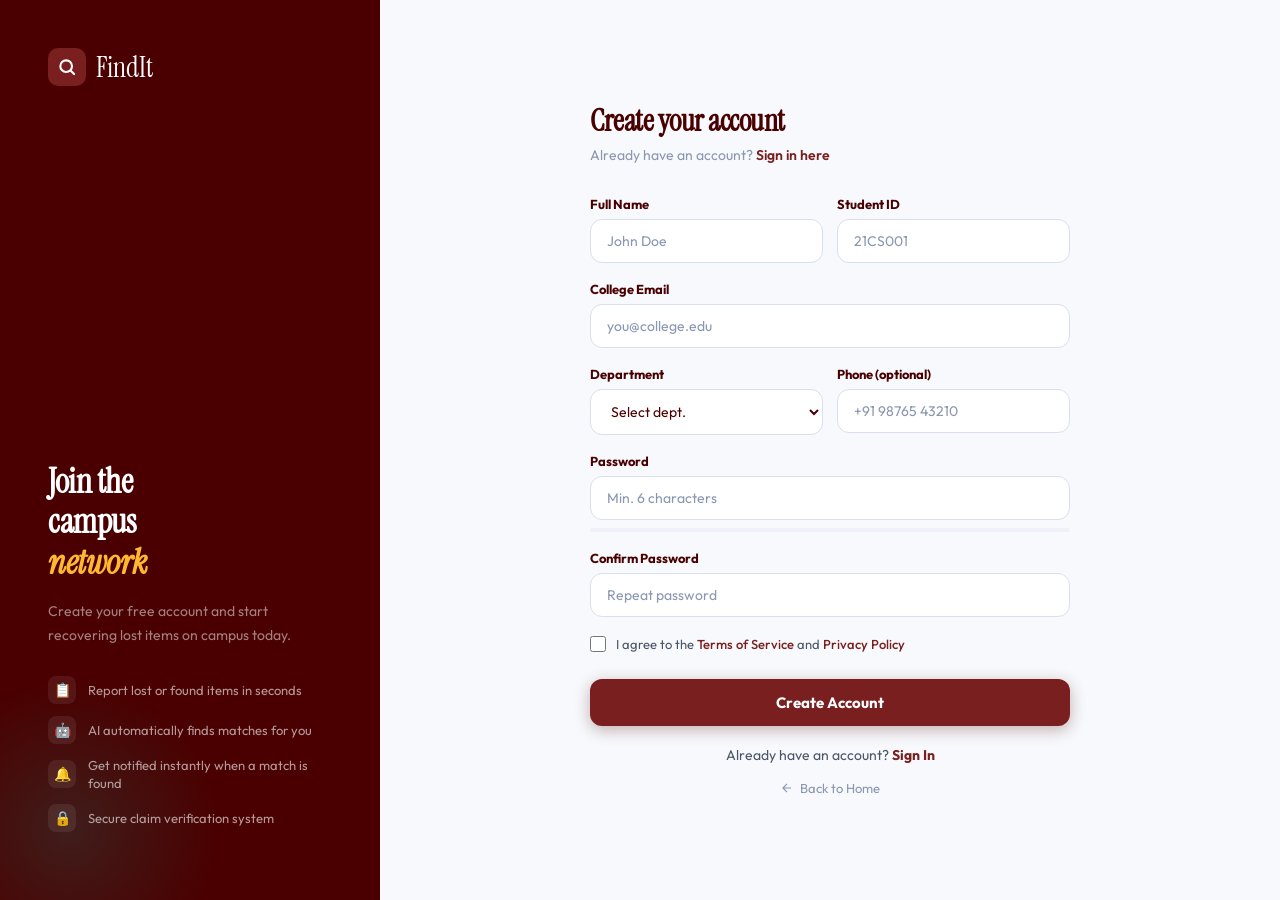
<file: frontend/pages/register.html>
<!DOCTYPE html>
<html lang="en">
<head>
  <meta charset="UTF-8">
  <meta name="viewport" content="width=device-width, initial-scale=1.0">
  <title>Create Account — FindIt</title>
  <link rel="preconnect" href="https://fonts.googleapis.com">
  <link rel="preconnect" href="https://fonts.gstatic.com" crossorigin>
  <link href="https://fonts.googleapis.com/css2?family=Instrument+Serif:ital@0;1&family=Outfit:wght@300;400;500;600;700;800&display=swap" rel="stylesheet">
  <style>
    :root {
      --navy:#4A0000; --blue:#7A1F1F; --teal:#00C6B3; --amber:#FFB830;
      --white:#FFFFFF; --gray-50:#F7F9FC; --gray-100:#EEF2F8;
      --gray-200:#D8E0ED; --gray-400:#8A97B0; --gray-600:#4A5568;
    }
    *{box-sizing:border-box;margin:0;padding:0;}
    body{font-family:'Outfit',sans-serif;background:var(--gray-50);color:var(--navy);min-height:100vh;display:flex;-webkit-font-smoothing:antialiased;}
    a{text-decoration:none;color:inherit;}

    /* LEFT PANEL */
    .left-panel{width:380px;flex-shrink:0;background:var(--navy);padding:48px;display:flex;flex-direction:column;position:relative;overflow:hidden;}
    .left-panel::before{content:'';position:absolute;top:-100px;right:-100px;width:400px;height:400px;background:radial-gradient(circle,rgba(74,0,0,0.3) 0%,transparent 70%);border-radius:50%;}
    .left-panel::after{content:'';position:absolute;bottom:-80px;left:-80px;width:300px;height:300px;background:radial-gradient(circle,rgba(0,198,179,0.15) 0%,transparent 70%);border-radius:50%;}
    .panel-logo{display:flex;align-items:center;gap:10px;margin-bottom:auto;position:relative;z-index:1;}
    .panel-logo-icon{width:38px;height:38px;background:var(--blue);border-radius:10px;display:flex;align-items:center;justify-content:center;}
    .panel-logo-icon svg{width:20px;height:20px;fill:none;stroke:white;stroke-width:2.5;stroke-linecap:round;}
    .panel-logo span{font-family:'Instrument Serif',serif;font-size:28px;color:white;}
    .panel-content{position:relative;z-index:1;margin-top:auto;padding-bottom:20px;}
    .panel-title{font-family:'Instrument Serif',serif;font-size:34px;color:white;line-height:1.2;margin-bottom:16px;letter-spacing:-0.5px;}
    .panel-title em{color:var(--amber);font-style:italic;}
    .panel-sub{font-size:14px;color:rgba(255,255,255,0.5);line-height:1.7;margin-bottom:28px;}
    .feature-list{display:flex;flex-direction:column;gap:12px;}
    .feature-item{display:flex;align-items:center;gap:12px;}
    .feature-dot{width:28px;height:28px;border-radius:8px;background:rgba(255,255,255,0.08);display:flex;align-items:center;justify-content:center;flex-shrink:0;font-size:14px;}
    .feature-text{font-size:13px;color:rgba(255,255,255,0.6);line-height:1.4;}

    /* RIGHT PANEL */
    .right-panel{flex:1;display:flex;align-items:center;justify-content:center;padding:40px 24px;overflow-y:auto;}
    .auth-box{width:100%;max-width:480px;}
    .auth-title{font-family:'Instrument Serif',serif;font-size:30px;color:var(--navy);margin-bottom:6px;letter-spacing:-0.5px;}
    .auth-sub{font-size:14px;color:var(--gray-400);margin-bottom:32px;}
    .auth-sub a{color:var(--blue);font-weight:600;}

    .form-group{margin-bottom:18px;}
    .form-label{display:block;font-size:13px;font-weight:700;color:var(--navy);margin-bottom:7px;}
    .form-control{width:100%;padding:12px 16px;border:1.5px solid var(--gray-200);border-radius:12px;font-family:'Outfit',sans-serif;font-size:14px;color:var(--navy);background:white;outline:none;transition:all 0.2s;}
    .form-control:focus{border-color:var(--blue);box-shadow:0 0 0 3px rgba(74,0,0,0.08);}
    .form-control::placeholder{color:var(--gray-400);}
    select.form-control{cursor:pointer;}
    .form-grid{display:grid;grid-template-columns:1fr 1fr;gap:14px;}

    .strength-bar{height:4px;background:var(--gray-100);border-radius:2px;margin-top:8px;overflow:hidden;}
    .strength-fill{height:100%;border-radius:2px;transition:all 0.3s;width:0;}
    .strength-text{font-size:12px;margin-top:5px;font-weight:600;}

    .terms-row{display:flex;align-items:flex-start;gap:10px;margin-bottom:24px;font-size:13px;color:var(--gray-600);line-height:1.5;}
    .terms-row input{width:16px;height:16px;accent-color:var(--blue);margin-top:1px;flex-shrink:0;}
    .terms-row a{color:var(--blue);font-weight:500;}
    .btn-submit{
    width:100%;padding:14px;border-radius:12px;
    background:var(--blue);color:white;border:none;
    font-family:'Outfit',sans-serif;font-size:15px;font-weight:700;
    cursor:pointer;transition:all 0.2s;
    box-shadow:0 4px 16px rgba(74,0,0,0.3);
    }
    .btn-submit:hover{background:var(--navy);transform:translateY(-1px);}

    .auth-switch{text-align:center;font-size:14px;color:var(--gray-600);margin-top:20px;}
    .auth-switch a{color:var(--blue);font-weight:700;}
    .back-home{display:inline-flex;align-items:center;gap:6px;font-size:13px;color:var(--gray-400);margin-top:16px;transition:color 0.18s;}
    .back-home:hover{color:var(--navy);}
    .back-home svg{width:14px;height:14px;fill:none;stroke:currentColor;stroke-width:2;}

    #toast-container{position:fixed;top:20px;right:20px;z-index:9999;display:flex;flex-direction:column;gap:10px;}
    @keyframes slideIn{from{opacity:0;transform:translateX(40px);}to{opacity:1;transform:translateX(0);}}

    @media(max-width:768px){.left-panel{display:none;}.right-panel{padding:32px 20px;}.form-grid{grid-template-columns:1fr;}}
  </style>
</head>
<body>

<!-- LEFT PANEL -->
<div class="left-panel">
  <div class="panel-logo">
    <div class="panel-logo-icon">
      <svg viewBox="0 0 24 24"><circle cx="11" cy="11" r="7"/><path d="m16.5 16.5 4 4"/></svg>
    </div>
    <span>FindIt</span>
  </div>
  <div class="panel-content">
    <h2 class="panel-title">Join the<br>campus<br><em>network</em></h2>
    <p class="panel-sub">Create your free account and start recovering lost items on campus today.</p>
    <div class="feature-list">
      <div class="feature-item">
        <div class="feature-dot">📋</div>
        <div class="feature-text">Report lost or found items in seconds</div>
      </div>
      <div class="feature-item">
        <div class="feature-dot">🤖</div>
        <div class="feature-text">AI automatically finds matches for you</div>
      </div>
      <div class="feature-item">
        <div class="feature-dot">🔔</div>
        <div class="feature-text">Get notified instantly when a match is found</div>
      </div>
      <div class="feature-item">
        <div class="feature-dot">🔒</div>
        <div class="feature-text">Secure claim verification system</div>
      </div>
    </div>
  </div>
</div>

<!-- RIGHT PANEL -->
<div class="right-panel">
  <div class="auth-box">
    <h1 class="auth-title">Create your account</h1>
    <p class="auth-sub">Already have an account? <a href="login.html">Sign in here</a></p>

    <form id="register-form">
      <div class="form-grid">
        <div class="form-group">
          <label class="form-label">Full Name</label>
          <input type="text" id="name" class="form-control" placeholder="John Doe" required>
        </div>
        <div class="form-group">
          <label class="form-label">Student ID</label>
          <input type="text" id="studentId" class="form-control" placeholder="21CS001" required>
        </div>
      </div>
      <div class="form-group">
        <label class="form-label">College Email</label>
        <input type="email" id="email" class="form-control" placeholder="you@college.edu" required>
      </div>
      <div class="form-grid">
        <div class="form-group">
          <label class="form-label">Department</label>
          <select id="department" class="form-control" required>
            <option value="">Select dept.</option>
            <option>Computer Science</option>
            <option>Electronics</option>
            <option>Mechanical</option>
            <option>Civil</option>
            <option>Business</option>
            <option>Arts & Science</option>
            <option>Other</option>
          </select>
        </div>
        <div class="form-group">
          <label class="form-label">Phone (optional)</label>
          <input type="tel" id="phone" class="form-control" placeholder="+91 98765 43210">
        </div>
      </div>
      <div class="form-group">
        <label class="form-label">Password</label>
        <input type="password" id="password" class="form-control" placeholder="Min. 6 characters" required oninput="checkStrength(this.value)">
        <div class="strength-bar"><div class="strength-fill" id="strength-fill"></div></div>
        <div class="strength-text" id="strength-text"></div>
      </div>
      <div class="form-group">
        <label class="form-label">Confirm Password</label>
        <input type="password" id="confirm-password" class="form-control" placeholder="Repeat password" required>
      </div>
      <div class="terms-row">
        <input type="checkbox" id="terms" required>
        <label for="terms">I agree to the <a href="#">Terms of Service</a> and <a href="#">Privacy Policy</a></label>
      </div>
      <button type="submit" class="btn-submit" id="submit-btn">Create Account</button>
    </form>

    <div class="auth-switch">
      Already have an account? <a href="login.html">Sign In</a>
    </div>
    <div style="text-align:center;">
      <a href="../index.html" class="back-home">
        <svg viewBox="0 0 24 24"><path d="M19 12H5M12 19l-7-7 7-7"/></svg>
        Back to Home
      </a>
    </div>
  </div>
</div>

<script src="../js/api.js"></script>
<script>
  if (getCurrentUser()) window.location.href = 'dashboard.html';

  function checkStrength(pw) {
    const fill = document.getElementById('strength-fill');
    const text = document.getElementById('strength-text');
    let score = 0;
    if (pw.length >= 6)  score++;
    if (pw.length >= 10) score++;
    if (/[A-Z]/.test(pw)) score++;
    if (/[0-9]/.test(pw)) score++;
    if (/[^A-Za-z0-9]/.test(pw)) score++;
    const levels = [
      {w:'0%',   c:'#EF4444', l:''},
      {w:'20%',  c:'#EF4444', l:'Very Weak'},
      {w:'40%',  c:'#F59E0B', l:'Weak'},
      {w:'60%',  c:'#F59E0B', l:'Fair'},
      {w:'80%',  c:'#10B981', l:'Strong'},
      {w:'100%', c:'#10B981', l:'Very Strong'},
    ];
    const lv = levels[score] || levels[0];
    fill.style.width = lv.w; fill.style.background = lv.c;
    text.textContent = lv.l; text.style.color = lv.c;
  }

  document.getElementById('register-form').addEventListener('submit', async (e) => {
    e.preventDefault();
    const pw  = document.getElementById('password').value;
    const cpw = document.getElementById('confirm-password').value;
    if (pw !== cpw) { showToast('Passwords do not match', 'error'); return; }
    if (pw.length < 6) { showToast('Password must be at least 6 characters', 'error'); return; }
    const btn = document.getElementById('submit-btn');
    btn.disabled = true; btn.textContent = 'Creating account...';
    try {
      const data = await Auth.register({
        name:       document.getElementById('name').value,
        studentId:  document.getElementById('studentId').value,
        email:      document.getElementById('email').value,
        department: document.getElementById('department').value,
        phone:      document.getElementById('phone').value,
        password:   pw
      });
      localStorage.setItem('token', data.token);
      localStorage.setItem('user',  JSON.stringify(data.user));
      showToast('Account created! Welcome 🎉', 'success');
      setTimeout(() => window.location.href = 'dashboard.html', 800);
    } catch(err) {
      showToast(err.message || 'Registration failed', 'error');
      btn.disabled = false; btn.textContent = 'Create Account';
    }
  });
</script>
</body>
</html>
</file>
<file: frontend/css/style.css>
@import url('https://fonts.googleapis.com/css2?family=Poppins:wght@300;400;500;600;700;800&family=DM+Serif+Display:ital@0;1&display=swap');

/* ===== CSS VARIABLES ===== */
:root {
  --primary:        #800000;
  --primary-dark:   #5C1616;
  --primary-light:  #F7E9E9;
  --amber:          #F59E0B;
  --amber-light:    #FFFBEB;
  --success:        #10B981;
  --danger:         #EF4444;
  --bg:             #FFFFFF;
  --bg-secondary:   #F8F9FA;
  --bg-card:        #FFFFFF;
  --text:           #111827;
  --text-secondary: #6B7280;
  --border:         #E5E7EB;
  --shadow:         0 2px 12px rgba(0,0,0,0.08);
  --shadow-md:      0 4px 24px rgba(0,0,0,0.12);
  --shadow-lg:      0 8px 40px rgba(0,0,0,0.16);
  --radius:         16px;
  --radius-sm:      10px;
  --radius-pill:    999px;
}

/* ===== RESET ===== */
*, *::before, *::after { box-sizing: border-box; margin: 0; padding: 0; }
html { scroll-behavior: smooth; }
body {
  font-family: 'Poppins', sans-serif;
  background: var(--bg-secondary);
  color: var(--text);
  line-height: 1.6;
  -webkit-font-smoothing: antialiased;
}
a { text-decoration: none; color: inherit; }
img { max-width: 100%; }
button { font-family: inherit; cursor: pointer; }

/* ===== REMOVE BLUE TAP/FOCUS HIGHLIGHT ===== */
button, a {
  -webkit-tap-highlight-color: transparent;
}

button:focus-visible,
a:focus-visible {
  outline: 2px solid var(--amber);
  outline-offset: 2px;
}

button:focus:not(:focus-visible),
a:focus:not(:focus-visible) {
  outline: none;
}

/* ===== TOAST ANIMATION ===== */
@keyframes slideIn {
  from { opacity: 0; transform: translateX(40px); }
  to   { opacity: 1; transform: translateX(0); }
}

/* ===== NAVBAR ===== */
.navbar {
  position: sticky; top: 0; z-index: 100;
  background: white;
  border-bottom: 1px solid var(--border);
  box-shadow: 0 1px 8px rgba(0,0,0,0.06);
  padding: 0 32px;
  height: 68px;
  display: flex; align-items: center; justify-content: space-between;
}
.navbar-brand {
  display: flex; align-items: center; gap: 10px;
  font-size: 20px; font-weight: 800; color: var(--primary);
}
.navbar-brand .brand-dot { color: var(--amber); }
.nav-links {
  display: flex; align-items: center; gap: 8px;
  list-style: none;
}
.nav-links a {
  padding: 8px 16px;
  border-radius: var(--radius-pill);
  font-size: 14px; font-weight: 500; color: var(--text-secondary);
  transition: all 0.2s;
}
.nav-links a:hover { background: var(--bg-secondary); color: var(--primary); }
.nav-links a.active { color: var(--primary); background: var(--primary-light); }
.nav-actions { display: flex; align-items: center; gap: 10px; }

/* ===== BUTTONS ===== */
.btn {
  display: inline-flex; align-items: center; justify-content: center; gap: 8px;
  padding: 10px 22px;
  border-radius: var(--radius-pill);
  font-size: 14px; font-weight: 600;
  border: none; transition: all 0.2s;
  cursor: pointer; white-space: nowrap;
}
.btn-primary {
  background: linear-gradient(135deg, var(--primary), var(--primary-dark));
  color: white; box-shadow: 0 4px 12px rgba(37,99,235,0.3);
}
.btn-primary:hover {
  transform: translateY(-2px);
  box-shadow: 0 6px 20px rgba(255, 184, 48, 0.4);
}
.btn-amber {
  background: linear-gradient(135deg, var(--amber), #D97706);
  color: white; box-shadow: 0 4px 12px rgba(245,158,11,0.3);
}
.btn-amber:hover {
  transform: translateY(-2px);
  box-shadow: 0 6px 20px rgba(245,158,11,0.4);
}
.btn-outline {
  background: transparent; color: var(--primary);
  border: 1.5px solid var(--primary);
}
.btn-outline:hover { background: var(--primary-light); }
.btn-ghost {
  background: transparent; color: var(--text-secondary); border: none;
}
.btn-ghost:hover { background: var(--bg-secondary); color: var(--text); }
.btn-sm { padding: 6px 14px; font-size: 13px; }
.btn-lg { padding: 14px 32px; font-size: 16px; }
.btn:disabled { opacity: 0.5; cursor: not-allowed; transform: none !important; }

/* ===== CARDS ===== */
.card {
  background: var(--bg-card);
  border-radius: var(--radius);
  box-shadow: var(--shadow);
  border: 1px solid var(--border);
  overflow: hidden;
  transition: transform 0.2s, box-shadow 0.2s;
}
.card:hover { transform: translateY(-3px); box-shadow: var(--shadow-md); }
.card-body { padding: 20px; }

/* ===== ITEM CARD ===== */
.item-card {
  background: white;
  border-radius: var(--radius);
  border: 1px solid var(--border);
  overflow: hidden;
  transition: all 0.2s;
  cursor: pointer;
}
.item-card:hover {
  transform: translateY(-4px);
  box-shadow: var(--shadow-md);
  border-color: var(--primary);
}
.item-card-img {
  width: 100%; height: 200px;
  object-fit: cover; display: block;
  background: var(--bg-secondary);
}
.item-card-img-placeholder {
  width: 100%; height: 200px;
  background: linear-gradient(135deg, #FFF8F0, #F7E9E9);
  display: flex; align-items: center; justify-content: center;
  font-size: 48px;
}
.item-card-body { padding: 16px; }
.item-card-title {
  font-size: 15px; font-weight: 600; color: var(--text);
  margin-bottom: 6px; line-height: 1.4;
  display: -webkit-box; -webkit-line-clamp: 2;
  -webkit-box-orient: vertical; overflow: hidden;
}
.item-card-meta {
  display: flex; flex-wrap: wrap; gap: 6px;
  margin-bottom: 10px;
}
.chip {
  display: inline-flex; align-items: center; gap: 4px;
  padding: 3px 10px;
  border-radius: var(--radius-pill);
  font-size: 12px; font-weight: 500;
  background: var(--bg-secondary); color: var(--text-secondary);
}
.chip-primary { background: var(--primary-light); color: var(--primary); }
.chip-amber   { background: var(--amber-light);   color: #92400E; }
.chip-success { background: #D1FAE5;              color: #065F46; }
.chip-danger  { background: #FEE2E2;              color: #991B1B; }

/* ===== BADGES ===== */
.badge {
  display: inline-flex; align-items: center; gap: 4px;
  padding: 4px 12px;
  border-radius: var(--radius-pill);
  font-size: 12px; font-weight: 600; text-transform: uppercase; letter-spacing: 0.5px;
}
.badge-lost   { background: #FEE2E2; color: #991B1B; }
.badge-found  { background: #D1FAE5; color: #065F46; }
.badge-open   { background:#F7E9E9;color:#4A0000; }
.badge-resolved { background: #F3F4F6; color: #374151; }

/* ===== FORMS ===== */
.form-group { margin-bottom: 20px; }
.form-label {
  display: block; margin-bottom: 6px;
  font-size: 14px; font-weight: 500; color: var(--text);
}
.form-control {
  width: 100%; padding: 11px 16px;
  border: 1.5px solid var(--border);
  border-radius: var(--radius-sm);
  font-family: 'Poppins', sans-serif;
  font-size: 14px; color: var(--text);
  background: white;
  transition: border-color 0.2s, box-shadow 0.2s;
  outline: none;
}
.form-control:focus {
  border-color: var(--primary);
  box-shadow: 0 0 0 3px rgba(37,99,235,0.1);
}
.form-control::placeholder { color: var(--text-secondary); }
select.form-control { cursor: pointer; }
textarea.form-control { resize: vertical; min-height: 100px; }

/* ===== GRID ===== */
.container { max-width: 1200px; margin: 0 auto; padding: 0 24px; }
.grid { display: grid; gap: 24px; }
.grid-2 { grid-template-columns: repeat(2, 1fr); }
.grid-3 { grid-template-columns: repeat(3, 1fr); }
.grid-4 { grid-template-columns: repeat(4, 1fr); }

@media (max-width: 768px) {
  .grid-4 { grid-template-columns: repeat(2, 1fr); }
  .grid-3 { grid-template-columns: repeat(2, 1fr); }
  .grid-2 { grid-template-columns: 1fr; }
  .navbar { padding: 0 16px; }
  .nav-links { display: none; }
}
@media (max-width: 480px) {
  .grid-4, .grid-3, .grid-2 { grid-template-columns: 1fr; }
}

/* ===== SECTION STYLES ===== */
.section { padding: 64px 0; }
.section-title {
  font-family: 'DM Serif Display', serif;
  font-size: 36px; color: var(--text);
  margin-bottom: 8px;
}
.section-sub {
  color: var(--text-secondary); font-size: 16px; margin-bottom: 40px;
}

/* ===== LOADING ===== */
.spinner {
  width: 40px; height: 40px;
  border: 3px solid var(--border);
  border-top-color: var(--primary);
  border-radius: 50%;
  animation: spin 0.7s linear infinite;
  margin: 40px auto;
}
@keyframes spin { to { transform: rotate(360deg); } }

.skeleton {
  background: linear-gradient(90deg, #f0f0f0 25%, #e0e0e0 50%, #f0f0f0 75%);
  background-size: 200% 100%;
  animation: shimmer 1.2s infinite;
  border-radius: 8px;
}
@keyframes shimmer { to { background-position: -200% 0; } }

/* ===== EMPTY STATE ===== */
.empty-state {
  text-align: center; padding: 60px 20px;
}
.empty-state-icon { font-size: 64px; margin-bottom: 16px; }
.empty-state h3 { font-size: 20px; color: var(--text); margin-bottom: 8px; }
.empty-state p  { font-size: 15px; color: var(--text-secondary); }

/* ===== MODAL ===== */
.modal-backdrop {
  position: fixed; inset: 0;
  background: rgba(0,0,0,0.5);
  z-index: 900;
  display: flex; align-items: center; justify-content: center;
  padding: 20px;
  animation: fadeIn 0.2s;
}
@keyframes fadeIn { from { opacity: 0; } to { opacity: 1; } }
.modal {
  background: white; border-radius: var(--radius);
  padding: 32px; max-width: 500px; width: 100%;
  box-shadow: var(--shadow-lg);
  animation: slideUp 0.3s ease;
  max-height: 90vh; overflow-y: auto;
}
@keyframes slideUp {
  from { opacity: 0; transform: translateY(30px); }
  to   { opacity: 1; transform: translateY(0); }
}
.modal-title { font-size: 20px; font-weight: 700; margin-bottom: 20px; }

/* ===== STAT CARD ===== */
.stat-card {
  background: white; border-radius: var(--radius);
  padding: 24px; border: 1px solid var(--border);
  box-shadow: var(--shadow);
}
.stat-card-icon {
  width: 48px; height: 48px;
  border-radius: 12px;
  display: flex; align-items: center; justify-content: center;
  font-size: 22px; margin-bottom: 16px;
}
.stat-card-value {
  font-size: 32px; font-weight: 800; color: var(--text); line-height: 1;
}
.stat-card-label {
  font-size: 14px; color: var(--text-secondary); margin-top: 6px;
}

/* ===== SEARCH BAR ===== */
.search-wrapper {
  position: relative; display: flex; align-items: center;
}
.search-wrapper .search-icon {
  position: absolute; left: 14px;
  color: var(--text-secondary); font-size: 18px; pointer-events: none;
}
.search-input {
  width: 100%; padding: 12px 16px 12px 44px;
  border: 1.5px solid var(--border); border-radius: var(--radius-pill);
  font-family: 'Poppins', sans-serif; font-size: 14px;
  background: white; outline: none;
  transition: all 0.2s;
}
.search-input:focus {
  border-color: var(--primary);
  box-shadow: 0 0 0 3px rgba(37,99,235,0.1);
}

/* ===== PAGINATION ===== */
.pagination {
  display: flex; align-items: center; justify-content: center;
  gap: 6px; margin-top: 40px;
}
.page-btn {
  width: 38px; height: 38px;
  display: flex; align-items: center; justify-content: center;
  border-radius: 8px; border: 1.5px solid var(--border);
  background: white; font-size: 14px; font-weight: 500;
  cursor: pointer; transition: all 0.2s; color: var(--text);
}
.page-btn:hover { border-color: var(--primary); color: var(--primary); background: var(--primary-light); }
.page-btn.active { background: var(--primary); color: white; border-color: var(--primary); }

/* ===== UPLOAD ZONE ===== */
.upload-zone {
  border: 2px dashed var(--border); border-radius: var(--radius);
  padding: 40px 20px; text-align: center;
  background: var(--bg-secondary); cursor: pointer;
  transition: all 0.2s;
}
.upload-zone:hover { border-color: var(--primary); background: var(--primary-light); }
.upload-zone.dragover { border-color: var(--primary); background: var(--primary-light); }
.upload-zone-icon { font-size: 40px; margin-bottom: 12px; }
.upload-zone p { color: var(--text-secondary); font-size: 14px; }
.upload-zone strong { color: var(--primary); }

/* ===== STEP PROGRESS ===== */
.steps {
  display: flex; align-items: center; margin-bottom: 32px;
}
.step {
  display: flex; align-items: center; gap: 8px; flex: 1;
}
.step-circle {
  width: 36px; height: 36px;
  border-radius: 50%; border: 2px solid var(--border);
  display: flex; align-items: center; justify-content: center;
  font-size: 14px; font-weight: 600; color: var(--text-secondary);
  background: white; flex-shrink: 0; transition: all 0.3s;
}
.step.active .step-circle  { border-color: var(--primary); background: var(--primary); color: white; }
.step.done  .step-circle   { border-color: var(--success); background: var(--success); color: white; }
.step-label { font-size: 13px; font-weight: 500; color: var(--text-secondary); }
.step.active .step-label { color: var(--primary); }
.step-line  { flex: 1; height: 2px; background: var(--border); margin: 0 8px; }
.step.done + .step .step-line { background: var(--success); }

/* ===== SIDEBAR ===== */
.sidebar {
  width: 240px; flex-shrink: 0;
  background: white; border-right: 1px solid var(--border);
  min-height: calc(100vh - 68px); padding: 24px 16px;
}
.sidebar-nav { list-style: none; }
.sidebar-nav li a {
  display: flex; align-items: center; gap: 10px;
  padding: 10px 14px; border-radius: var(--radius-sm);
  font-size: 14px; font-weight: 500; color: var(--text-secondary);
  transition: all 0.2s; margin-bottom: 4px;
}
.sidebar-nav li a:hover { background: var(--bg-secondary); color: var(--text); }
.sidebar-nav li a.active { background: var(--primary-light); color: var(--primary); }
.sidebar-nav li a .icon { font-size: 18px; }

/* ===== NOTIFICATION BELL ===== */
.notif-bell {
  position: relative; cursor: pointer;
  width: 40px; height: 40px;
  border-radius: 50%; background: var(--bg-secondary);
  display: flex; align-items: center; justify-content: center;
  font-size: 18px; transition: all 0.2s; border: 1px solid var(--border);
}
.notif-bell:hover { background: var(--primary-light); }
.notif-badge {
  position: absolute; top: -4px; right: -4px;
  width: 18px; height: 18px;
  background: var(--danger); color: white;
  border-radius: 50%; font-size: 10px; font-weight: 700;
  display: flex; align-items: center; justify-content: center;
  border: 2px solid white;
}

/* ===== TOGGLE SWITCH ===== */
.toggle-group {
  display: inline-flex; background: var(--bg-secondary);
  border-radius: var(--radius-pill); padding: 4px;
  border: 1px solid var(--border);
}
.toggle-btn {
  padding: 8px 24px; border-radius: var(--radius-pill);
  font-size: 14px; font-weight: 500;
  border: none; background: none; cursor: pointer;
  color: var(--text-secondary); transition: all 0.2s;
}
.toggle-btn.active {
  background: white; color: var(--primary); font-weight: 600;
  box-shadow: 0 2px 8px rgba(0,0,0,0.1);
}
</file>
